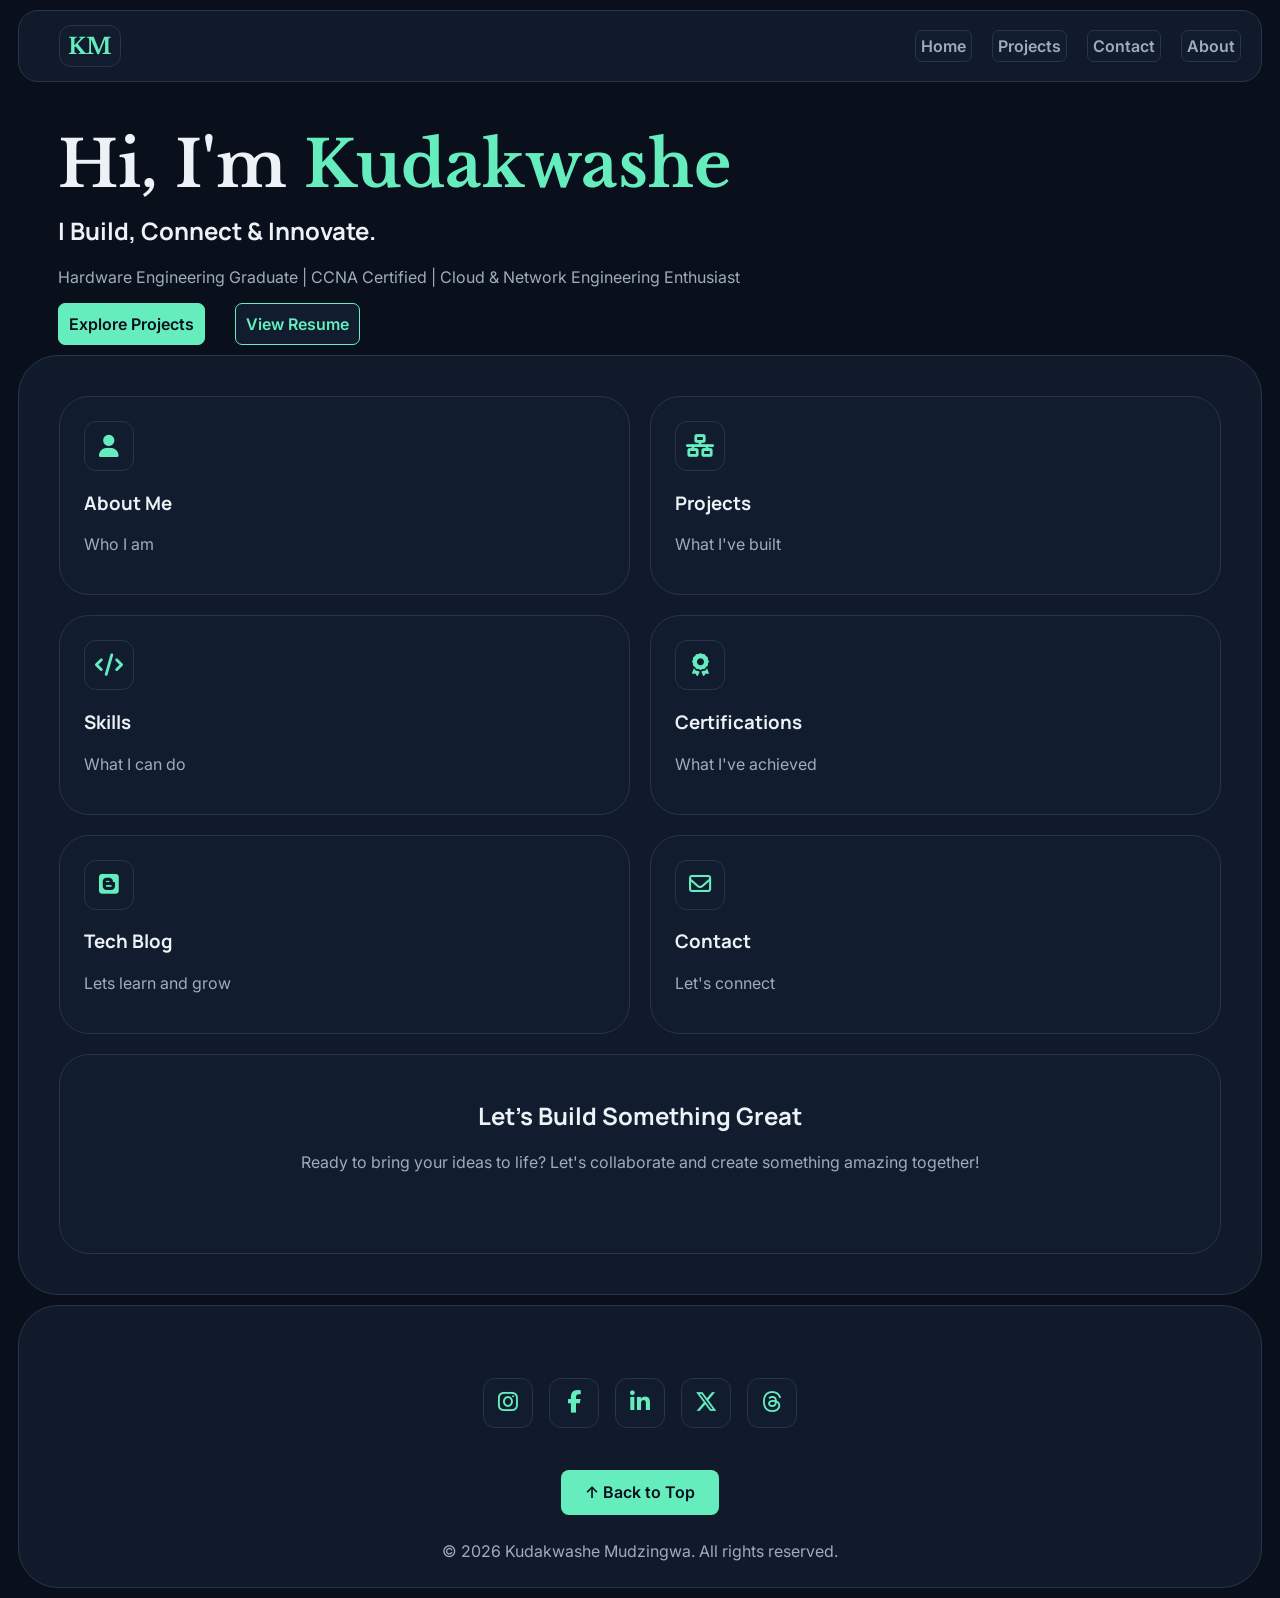
<file: index.html>
<!doctype html>
<html lang="en">
  <head>
    <meta charset="UTF-8" />
    <meta name="viewport" content="width=device-width, initial-scale=1.0" />
    <title>Home</title>
    <link rel="stylesheet" href="./css/home.css" />
    <link rel="preconnect" href="https://fonts.googleapis.com" />
    <link rel="preconnect" href="https://fonts.gstatic.com" crossorigin />
    <link
      href="https://fonts.googleapis.com/css2?family=Libre+Baskerville:wght@400;700&family=Manrope:wght@400;500;600;700&family=Inter:wght@400;500;600;700&family=JetBrains+Mono:wght@400;500&display=swap"
      rel="stylesheet"
    />
    <link
      href="https://fonts.googleapis.com/css2?family=DM+Sans:wght@400;500;600;700&family=Playfair+Display:wght@400;600;700;800&display=swap"
      rel="stylesheet"
    />

    <link
      rel="stylesheet"
      href="https://cdnjs.cloudflare.com/ajax/libs/font-awesome/6.7.2/css/all.min.css"
    />
  </head>
  <body id="top">
    <div class="navbar">
      <a href="./index.html" class="logo"><span>KM</span></a>
      <a href="./index.html"><button class="navbarbuttons">Home</button></a>
      <a href="./projects.html"
        ><button class="navbarbuttons">Projects</button></a
      >
      <a href="./contact.html"
        ><button class="navbarbuttons">Contact</button></a
      >
      <a href="./about.html"><button class="navbarbuttons">About</button></a>
    </div>

    <div class="hero">
      <h1 style="margin-bottom: 10px">Hi, I'm <span>Kudakwashe</span></h1>
      <h2 style="margin-top: 0px">I Build, Connect & Innovate.</h2>
      <p>
        Hardware Engineering Graduate | CCNA Certified | Cloud & Network
        Engineering Enthusiast
      </p>
      <div class="hero-btn">
      <a href="./projects.html"
        ><button class="herobuttons1">Explore Projects</button></a
      >
      <a href="./resume.html"
        ><button class="herobuttons2">View Resume</button></a
      >
      </div>
    </div>

    <div class="container">
      <a href="./about.html">
        <div class="card">
          <i class="fa-solid fa-user"></i>
          <h3>About Me</h3>
          <p>Who I am</p>
        </div>
      </a>
      <a href="./projects.html">
        <div class="card">
          <i class="fa-solid fa-network-wired"></i>
          <h3>Projects</h3>
          <p>What I've built</p>
        </div>
      </a>
      <a href="./skills.html">
        <div class="card">
          <i class="fa-solid fa-code"></i>
          <h3>Skills</h3>
          <p>What I can do</p>
        </div>
      </a>
      <a href="./certifications.html">
        <div class="card">
          <i class="fa-sharp-duotone fa-solid fa-award"></i>
          <h3>Certifications</h3>
          <p>What I've achieved</p>
        </div>
      </a>
      <a href="./techblog.html">
        <div class="card">
          <i class="fa-brands fa-blogger"></i>
          <h3>Tech Blog</h3>
          <p>Lets learn and grow</p>
        </div>
      </a>
      <a href="./contact.html">
        <div class="card">
          <i class="fa-regular fa-envelope"></i>
          <h3>Contact</h3>
          <p>Let's connect</p>
        </div>
      </a>
      <div class="bar">
        <h2>Let's Build Something Great</h2>
        <p>
          Ready to bring your ideas to life? Let's collaborate and create
          something amazing together!
        </p>
      </div>
    </div>

    <div class="footer">
      <div class="social-icons">
        <a
          href="https://www.instagram.com/kudarueben?vrfl=MXI4N2V2bHM4MDFlbA%3D%3D&utm_source=qr"
          ><i class="fa-brands fa-instagram"></i
        ></a>
        <a href="https://www.facebook.com/share/1BedM42ctN/?mibextid=wwXIfr"
          ><i class="fa-brands fa-facebook-f"></i
        ></a>
        <a href="https://www.linkedin.com/in/kudakwashe-mudzingwa-6a0ba8204"
          ><i class="fa-brands fa-linkedin-in"></i
        ></a>
        <a href="https://x.com/kudarueben?s=11"
          ><i class="fa-brands fa-x-twitter"></i
        ></a>
        <a href="https://www.threads.com/@kudarueben?igshid=NTc4MTIwNjQ2YQ=="
          ><i class="fa-brands fa-threads"></i
        ></a>
      </div>
      <a href="#top" class="back-to-top">↑ Back to Top</a>
      <p class="copyright">
        &copy; 2026 Kudakwashe Mudzingwa. All rights reserved.
      </p>
    </div>
  </body>
</html>
</file>
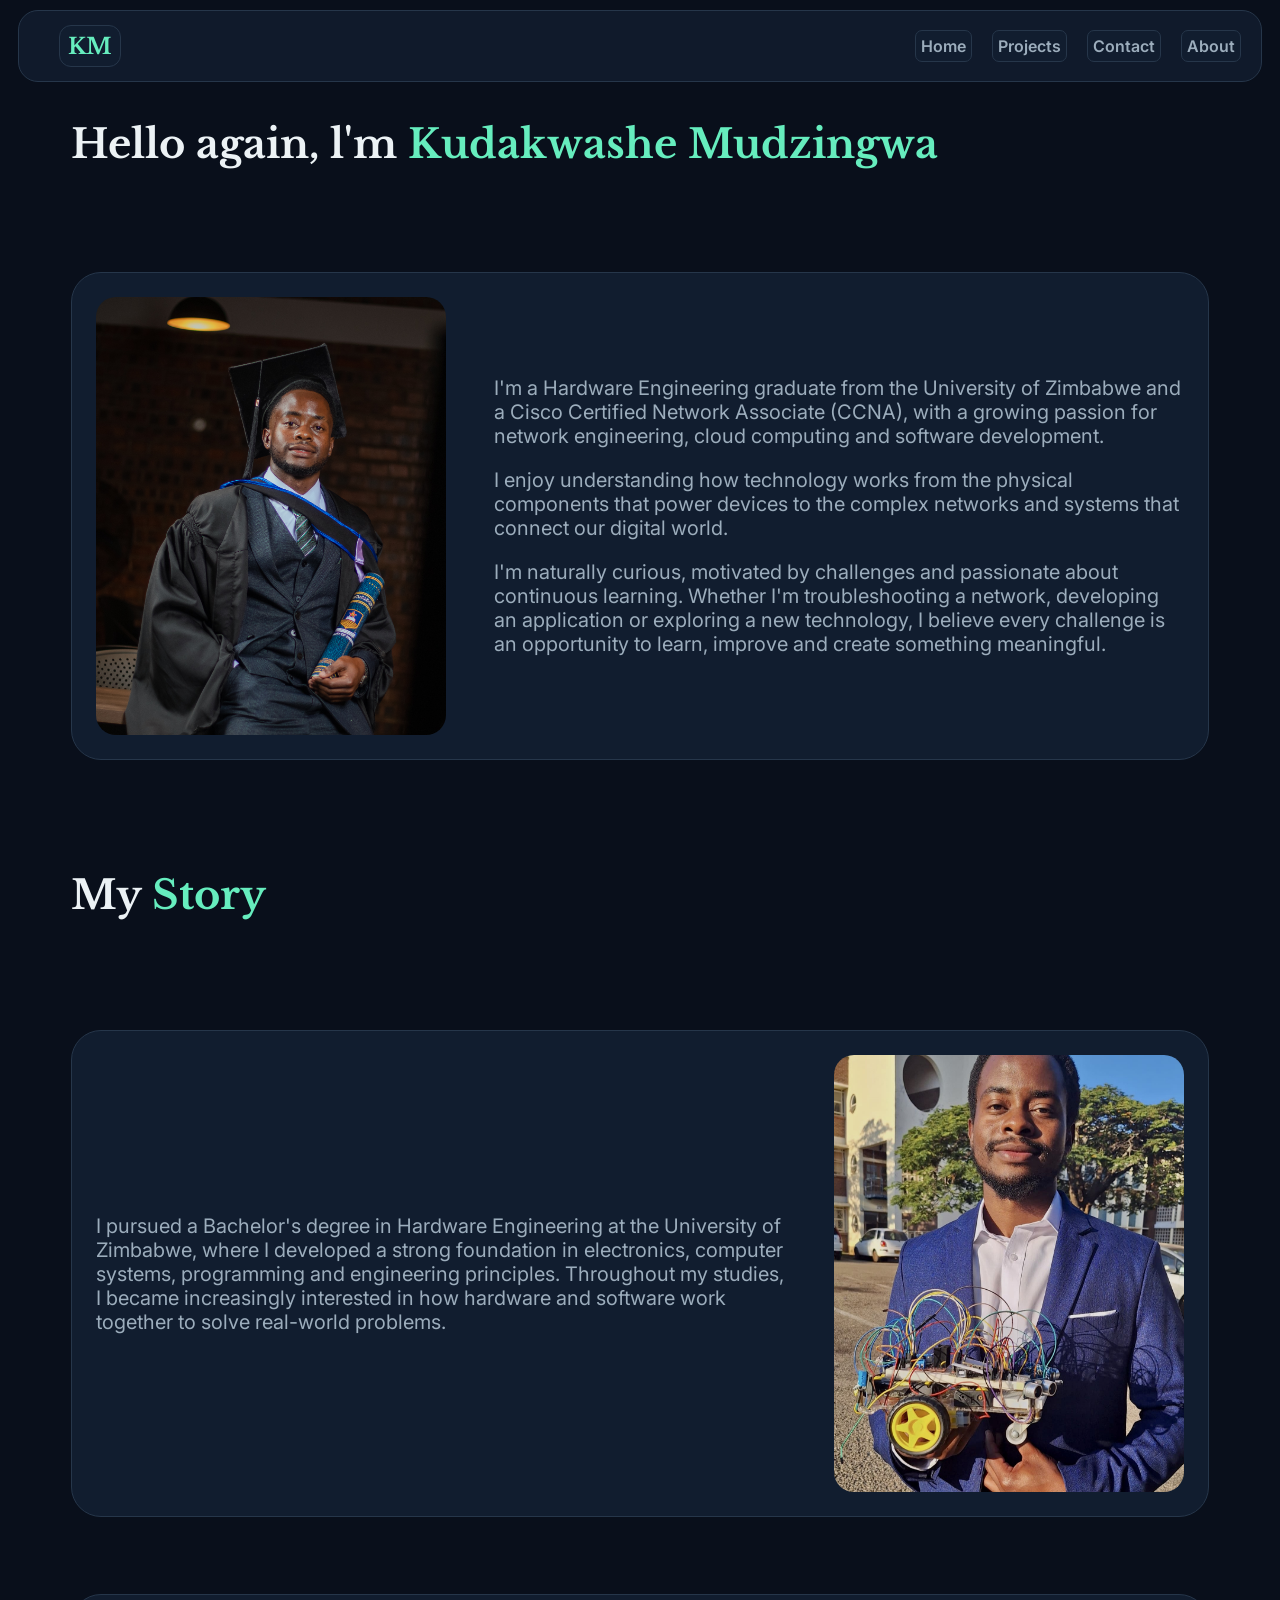
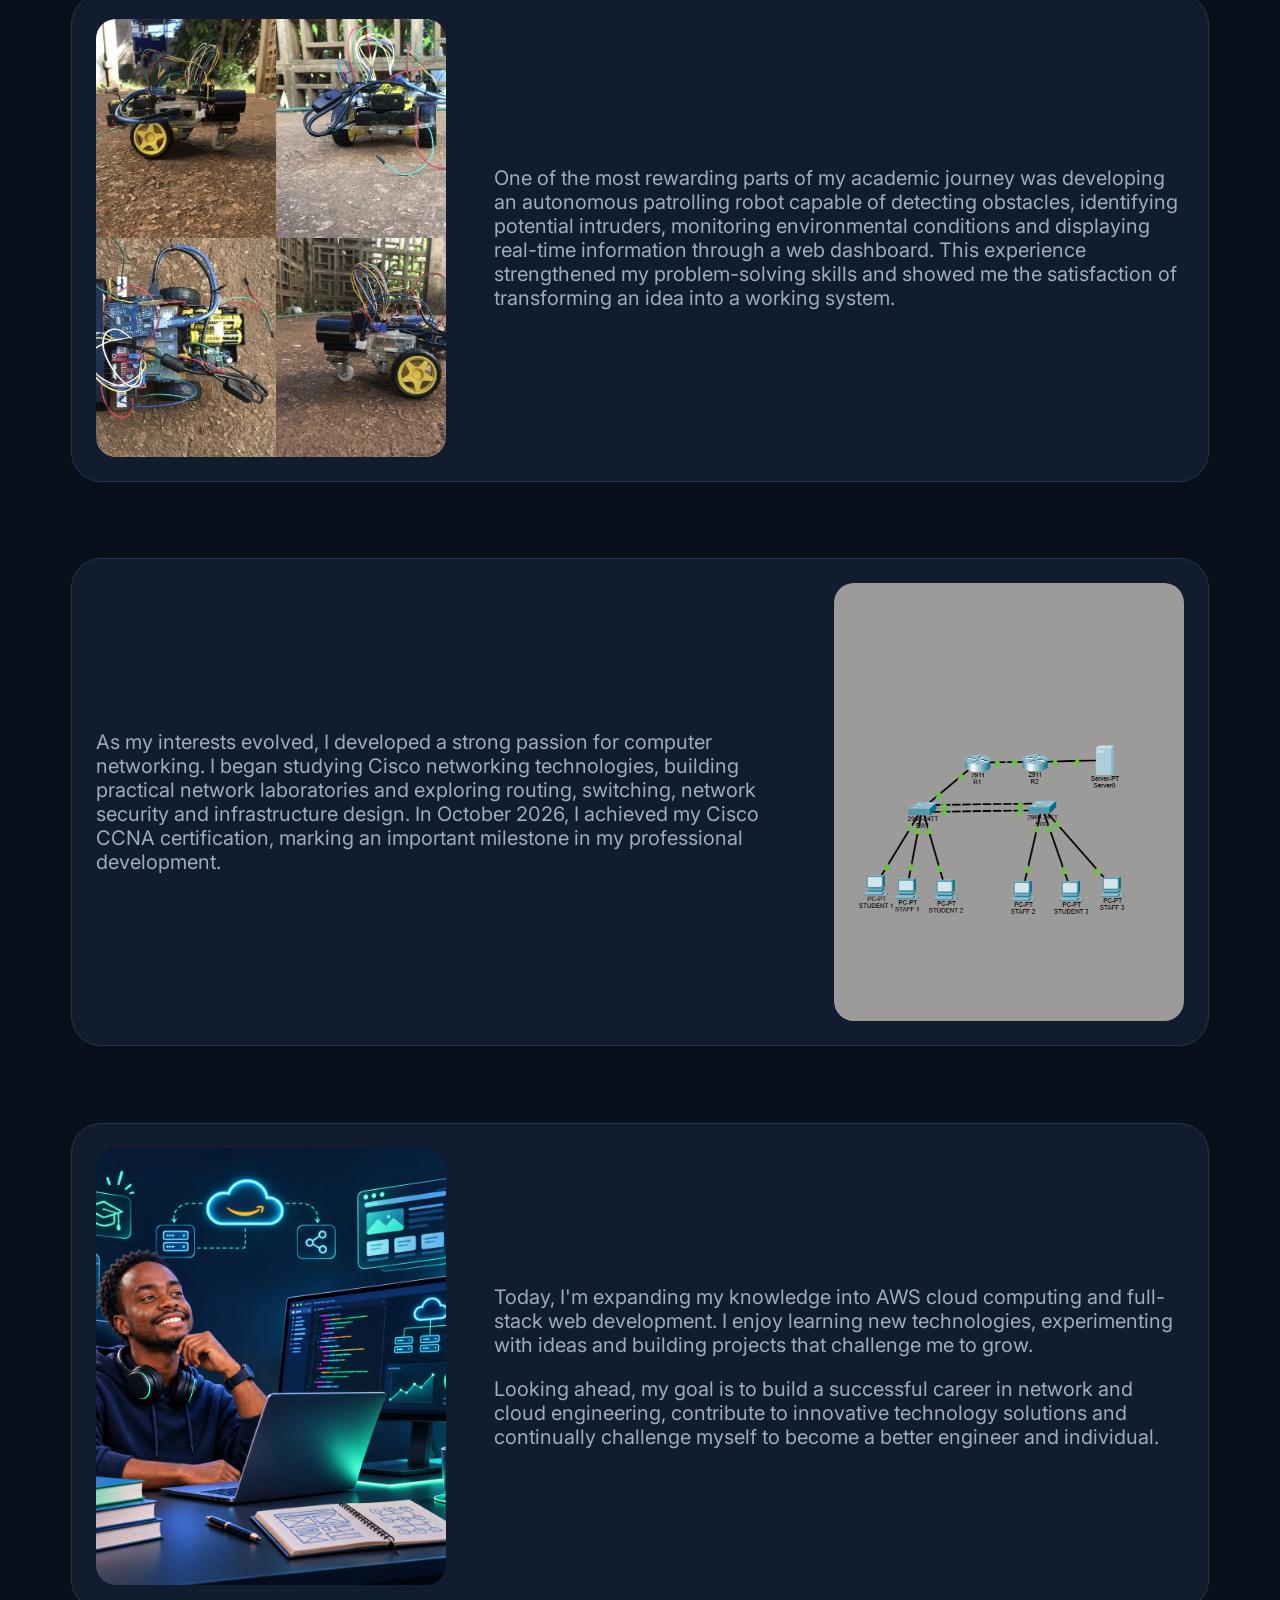
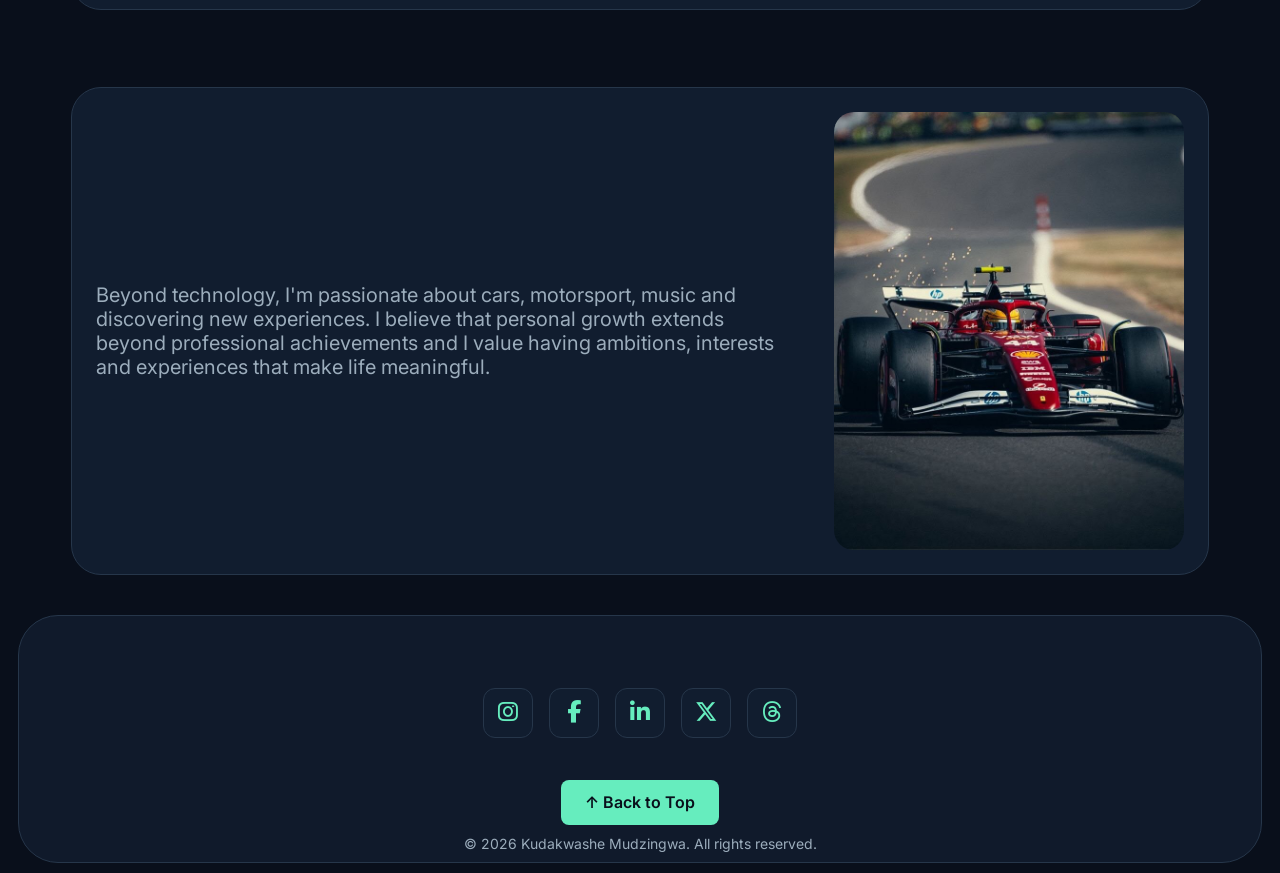
<file: about.html>
<!doctype html>
<html lang="en">
  <head>
    <meta charset="UTF-8" />
    <meta name="viewport" content="width=device-width, initial-scale=1.0" />
    <title>About Me</title>
    <link rel="stylesheet" href="./css/about.css" />
    <link rel="preconnect" href="https://fonts.googleapis.com" />
    <link rel="preconnect" href="https://fonts.gstatic.com" crossorigin />
    <link
      href="https://fonts.googleapis.com/css2?family=Libre+Baskerville:wght@400;700&family=Manrope:wght@400;500;600;700&family=Inter:wght@400;500;600;700&family=JetBrains+Mono:wght@400;500&display=swap"
      rel="stylesheet"
    />
    <link
      href="https://fonts.googleapis.com/css2?family=DM+Sans:wght@400;500;600;700&family=Playfair+Display:wght@400;600;700;800&display=swap"
      rel="stylesheet"
    />
    <link
      rel="stylesheet"
      href="https://cdnjs.cloudflare.com/ajax/libs/font-awesome/6.7.2/css/all.min.css"
    />
  </head>
  <body id="top">
    <div class="navbar">
      <a href="./index.html" class="logo"><span>KM</span></a>
      <a href="./index.html"><button class="navbarbuttons">Home</button></a>
      <a href="./projects.html"
        ><button class="navbarbuttons">Projects</button></a
      >
      <a href="./contact.html"
        ><button class="navbarbuttons">Contact</button></a
      >
      <a href="./about.html"><button class="navbarbuttons">About</button></a>
    </div>
    <div class="container">
      <h1>Hello again, l'm <span>Kudakwashe Mudzingwa</span></h1>
      <div class="introduction">
        <img
          class="introduction-pic"
          src="./assets/kudarueben.jpg.jpeg"
          alt="picture of Kudakwashe on his graduation"
        />
        <div class="story-text">
          <p>
            I'm a Hardware Engineering graduate from the University of Zimbabwe
            and a Cisco Certified Network Associate (CCNA), with a growing
            passion for network engineering, cloud computing and software
            development.
          </p>
          <p>
            I enjoy understanding how technology works from the physical
            components that power devices to the complex networks and systems
            that connect our digital world.
          </p>
          <p>
            I'm naturally curious, motivated by challenges and passionate about
            continuous learning. Whether I'm troubleshooting a network,
            developing an application or exploring a new technology, I believe
            every challenge is an opportunity to learn, improve and create
            something meaningful.
          </p>
        </div>
      </div>
      <h2>My <span>Story</span></h2>
      <div class="story">
        <div class="story-text">
          <p>
            I pursued a Bachelor's degree in Hardware Engineering at the
            University of Zimbabwe, where I developed a strong foundation in
            electronics, computer systems, programming and engineering
            principles. Throughout my studies, I became increasingly interested
            in how hardware and software work together to solve real-world
            problems.
          </p>
        </div>
        <img
          class="story-pic"
          src="./assets/hardwareproto.jpg"
          alt="kudarueben holding a hardware prototype"
        />
      </div>
      <div class="story">
        <img
          class="story-pic"
          src="./assets/raspberryproto.jpeg"
          alt="patrolling robot prototype"
        />
        <div class="story-text">
          <p>
            One of the most rewarding parts of my academic journey was
            developing an autonomous patrolling robot capable of detecting
            obstacles, identifying potential intruders, monitoring environmental
            conditions and displaying real-time information through a web
            dashboard. This experience strengthened my problem-solving skills
            and showed me the satisfaction of transforming an idea into a
            working system.
          </p>
        </div>
      </div>
      <div class="story">
        <div class="story-text">
          <p>
            As my interests evolved, I developed a strong passion for computer
            networking. I began studying Cisco networking technologies, building
            practical network laboratories and exploring routing, switching,
            network security and infrastructure design. In October 2026, I
            achieved my Cisco CCNA certification, marking an important milestone
            in my professional development.
          </p>
        </div>
        <img
          class="story-pic"
          src="./assets/lab1.png"
          alt="a packet tracer lab showing how dhcp assigns ip addresses"
        />
      </div>
      <div class="story">
        <img class="story-pic" src="./assets/kudaruebengoals.png" />
        <div class="story-text">
          <p>
            Today, I'm expanding my knowledge into AWS cloud computing and
            full-stack web development. I enjoy learning new technologies,
            experimenting with ideas and building projects that challenge me to
            grow.
          </p>
          <p>
            Looking ahead, my goal is to build a successful career in network
            and cloud engineering, contribute to innovative technology solutions
            and continually challenge myself to become a better engineer and
            individual.
          </p>
        </div>
      </div>
      <div class="story">
        <div class="story-text">
          <p>
            Beyond technology, I'm passionate about cars, motorsport, music and
            discovering new experiences. I believe that personal growth extends
            beyond professional achievements and I value having ambitions,
            interests and experiences that make life meaningful.
          </p>
        </div>
        <img class="story-pic" src="./assets/ferrari.jpeg" />
      </div>
    </div>
    <div class="footer">
      <div class="social-icons">
        <a
          href="https://www.instagram.com/kudarueben?vrfl=MXI4N2V2bHM4MDFlbA%3D%3D&utm_source=qr"
          ><i class="fa-brands fa-instagram"></i
        ></a>
        <a href="https://www.facebook.com/share/1BedM42ctN/?mibextid=wwXIfr"
          ><i class="fa-brands fa-facebook-f"></i
        ></a>
        <a href="https://www.linkedin.com/in/kudakwashe-mudzingwa-6a0ba8204"
          ><i class="fa-brands fa-linkedin-in"></i
        ></a>
        <a href="https://x.com/kudarueben?s=11"
          ><i class="fa-brands fa-x-twitter"></i
        ></a>
        <a href="https://www.threads.com/@kudarueben?igshid=NTc4MTIwNjQ2YQ=="
          ><i class="fa-brands fa-threads"></i
        ></a>
      </div>
      <a href="#top" class="back-to-top">↑ Back to Top</a>
      <p class="copyright">
        &copy; 2026 Kudakwashe Mudzingwa. All rights reserved.
      </p>
    </div>
  </body>
</html>
</file>
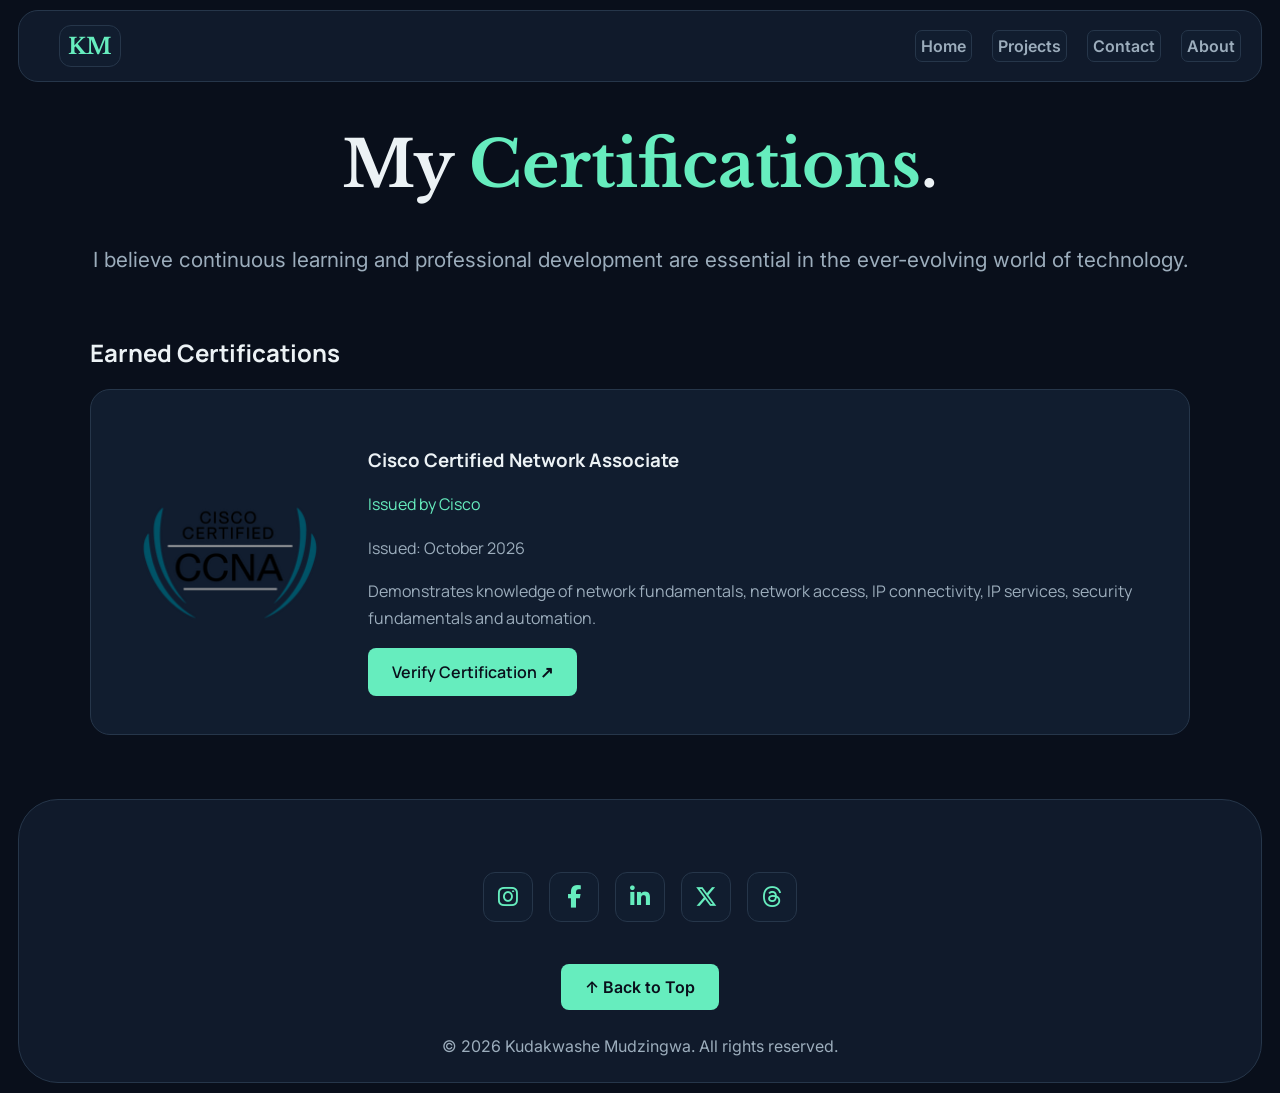
<file: certifications.html>
<!doctype html>
<html lang="en">
  <head>
    <meta charset="UTF-8" />
    <meta name="viewport" content="width=device-width, initial-scale=1.0" />
    <title>Certification</title>
    <link rel="stylesheet" href="./css/certifications.css" />
    <link rel="preconnect" href="https://fonts.googleapis.com" />
    <link rel="preconnect" href="https://fonts.gstatic.com" crossorigin />
    <link
      href="https://fonts.googleapis.com/css2?family=Libre+Baskerville:wght@400;700&family=Manrope:wght@400;500;600;700&family=Inter:wght@400;500;600;700&family=JetBrains+Mono:wght@400;500&display=swap"
      rel="stylesheet"
    />
    <link
      href="https://fonts.googleapis.com/css2?family=DM+Sans:wght@400;500;600;700&family=Playfair+Display:wght@400;600;700;800&display=swap"
      rel="stylesheet"
    />

    <link
      rel="stylesheet"
      href="https://cdnjs.cloudflare.com/ajax/libs/font-awesome/6.7.2/css/all.min.css"
    />
  </head>
  <body>
    <div class="navbar">
      <a href="./index.html" class="logo"><span>KM</span></a>
      <a href="./index.html"><button class="navbarbuttons">Home</button></a>
      <a href="./projects.html"
        ><button class="navbarbuttons">Projects</button></a
      >
      <a href="./contact.html"
        ><button class="navbarbuttons">Contact</button></a
      >
      <a href="./about.html"><button class="navbarbuttons">About</button></a>
    </div>

    <div class="intro">
      <h1>My <span>Certifications</span>.</h1>
      <p>
        I believe continuous learning and professional development are essential
        in the ever-evolving world of technology.
      </p>
    </div>
    <section class="certifications">
      <h2>Earned Certifications</h2>

      <article class="cert-card">
        <img
          src="./assets/ccna.png"
          alt="Cisco CCNA certification badge"
          class="cert-image"
        />

        <div class="cert-details">
          <h3>Cisco Certified Network Associate</h3>

          <p class="issuer">Issued by Cisco</p>

          <p>Issued: October 2026</p>

          <p>
            Demonstrates knowledge of network fundamentals, network access, IP
            connectivity, IP services, security fundamentals and automation.
          </p>

          <!-- Add your actual Credly badge URL here -->
          <a
            class="verify-btn"
            href="https://www.credly.com/badges/7543d8e6-54d5-4186-98aa-c7da4a40591d/public_url"
            target="_blank"
            rel="noopener noreferrer"
          >
            Verify Certification ↗
          </a>
        </div>
      </article>
    </section>

    <div class="footer">
      <div class="social-icons">
        <a
          href="https://www.instagram.com/kudarueben?vrfl=MXI4N2V2bHM4MDFlbA%3D%3D&utm_source=qr"
          ><i class="fa-brands fa-instagram"></i
        ></a>
        <a href="https://www.facebook.com/share/1BedM42ctN/?mibextid=wwXIfr"
          ><i class="fa-brands fa-facebook-f"></i
        ></a>
        <a href="https://www.linkedin.com/in/kudakwashe-mudzingwa-6a0ba8204"
          ><i class="fa-brands fa-linkedin-in"></i
        ></a>
        <a href="https://x.com/kudarueben?s=11"
          ><i class="fa-brands fa-x-twitter"></i
        ></a>
        <a href="https://www.threads.com/@kudarueben?igshid=NTc4MTIwNjQ2YQ=="
          ><i class="fa-brands fa-threads"></i
        ></a>
      </div>
      <a href="#top" class="back-to-top">↑ Back to Top</a>
      <p class="copyright">
        &copy; 2026 Kudakwashe Mudzingwa. All rights reserved.
      </p>
    </div>
  </body>
</html>
</file>
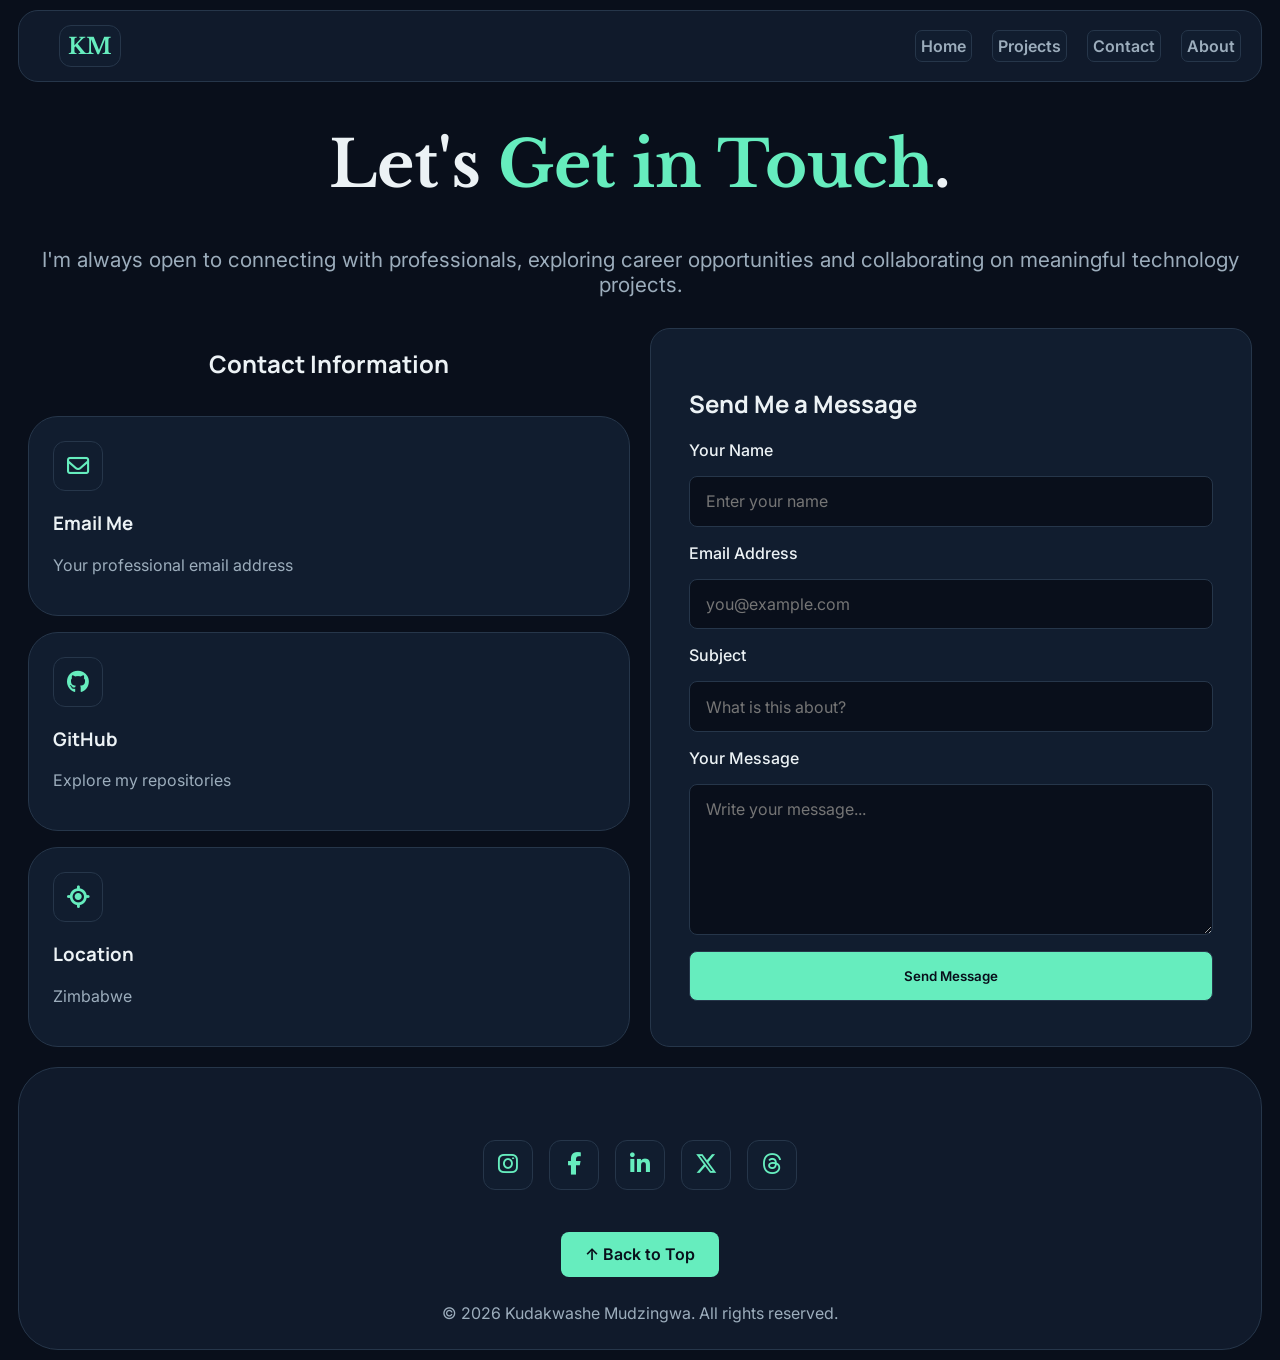
<file: contact.html>
<!doctype html>
<html lang="en">
  <head>
    <meta charset="UTF-8" />
    <meta name="viewport" content="width=device-width, initial-scale=1.0" />
    <title>Contact Me</title>
    <link rel="stylesheet" href="./css/contact.css" />
    <link rel="preconnect" href="https://fonts.googleapis.com" />
    <link rel="preconnect" href="https://fonts.gstatic.com" crossorigin />
    <link
      href="https://fonts.googleapis.com/css2?family=Libre+Baskerville:wght@400;700&family=Manrope:wght@400;500;600;700&family=Inter:wght@400;500;600;700&family=JetBrains+Mono:wght@400;500&display=swap"
      rel="stylesheet"
    />
    <link
      href="https://fonts.googleapis.com/css2?family=DM+Sans:wght@400;500;600;700&family=Playfair+Display:wght@400;600;700;800&display=swap"
      rel="stylesheet"
    />

    <link
      rel="stylesheet"
      href="https://cdnjs.cloudflare.com/ajax/libs/font-awesome/6.7.2/css/all.min.css"
    />
  </head>
  <body>
    <div class="navbar">
      <a href="./index.html" class="logo"><span>KM</span></a>
      <a href="./index.html"><button class="navbarbuttons">Home</button></a>
      <a href="./projects.html"
        ><button class="navbarbuttons">Projects</button></a
      >
      <a href="./contact.html"
        ><button class="navbarbuttons">Contact</button></a
      >
      <a href="./about.html"><button class="navbarbuttons">About</button></a>
    </div>

    <div class="intro">
      <h1>Let's <span>Get in Touch</span>.</h1>
      <p>
        I'm always open to connecting with professionals, exploring career
        opportunities and collaborating on meaningful technology projects.
      </p>
    </div>
    <div class="container">
      <section class="contact-info">
        <h2 style="text-align: center">Contact Information</h2>

        <a href="https://mail.google.com/mail/?view=cm&fs=1&to=kudakwashemudzingwar%40gmail.com">
          <div class="card">
            <i class="fa-regular fa-envelope"></i>
            <h3>Email Me</h3>
            <p>Your professional email address</p>
          </div>
        </a>

        <a href="https://github.com/kudarueben">
          <div class="card">
            <i class="fa-brands fa-github"></i>
            <h3>GitHub</h3>
            <p>Explore my repositories</p>
          </div>
        </a>
        <a href="./projects.html">
          <div class="card">
            <i class="fa-solid fa-location-crosshairs"></i>
            <h3>Location</h3>
            <p>Zimbabwe</p>
          </div>
        </a>
      </section>

      <section class="contact-form">
        <h2>Send Me a Message</h2>

        <form id="contactForm">
          <label for="name">Your Name</label>
          <input
            type="text"
            id="name"
            name="name"
            placeholder="Enter your name"
            autocomplete="name"
            required
          />

          <label for="email">Email Address</label>
          <input
            type="email"
            id="email"
            name="email"
            placeholder="you@example.com"
            autocomplete="email"
            required
          />

          <label for="subject">Subject</label>
          <input
            type="text"
            id="subject"
            name="subject"
            placeholder="What is this about?"
            required
          />

          <label for="message">Your Message</label>
          <textarea
            id="message"
            name="message"
            rows="6"
            placeholder="Write your message..."
            required
          ></textarea>

          <button type="submit" disabled>Send Message</button>
        </form>
      </section>
    </div>
    <div class="footer">
      <div class="social-icons">
        <a
          href="https://www.instagram.com/kudarueben?vrfl=MXI4N2V2bHM4MDFlbA%3D%3D&utm_source=qr"
          ><i class="fa-brands fa-instagram"></i
        ></a>
        <a href="https://www.facebook.com/share/1BedM42ctN/?mibextid=wwXIfr"
          ><i class="fa-brands fa-facebook-f"></i
        ></a>
        <a href="https://www.linkedin.com/in/kudakwashe-mudzingwa-6a0ba8204"
          ><i class="fa-brands fa-linkedin-in"></i
        ></a>
        <a href="https://x.com/kudarueben?s=11"
          ><i class="fa-brands fa-x-twitter"></i
        ></a>
        <a href="https://www.threads.com/@kudarueben?igshid=NTc4MTIwNjQ2YQ=="
          ><i class="fa-brands fa-threads"></i
        ></a>
      </div>
      <a href="#top" class="back-to-top">↑ Back to Top</a>
      <p class="copyright">
        &copy; 2026 Kudakwashe Mudzingwa. All rights reserved.
      </p>
    </div>
  </body>
</html>
</file>
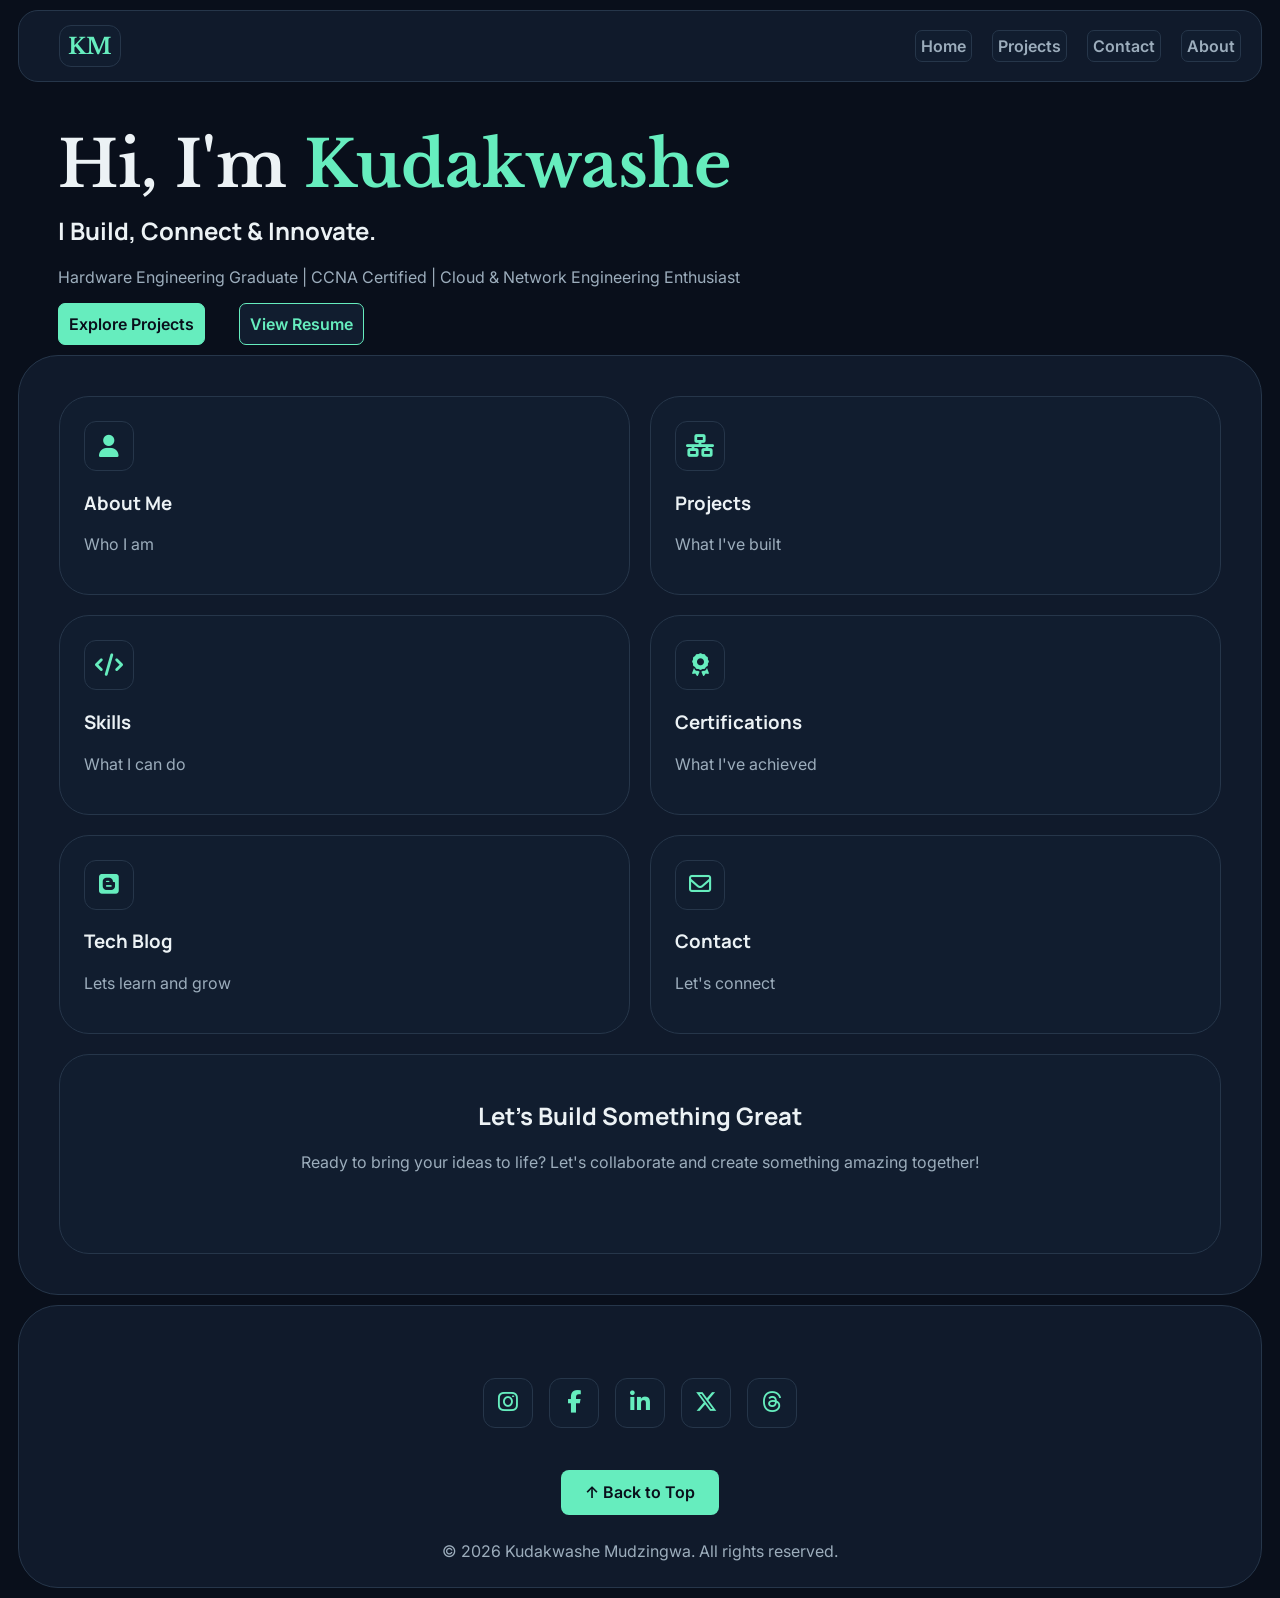
<file: home.html>
<!doctype html>
<html lang="en">
  <head>
    <meta charset="UTF-8" />
    <meta name="viewport" content="width=device-width, initial-scale=1.0" />
    <title>Home</title>
    <link rel="stylesheet" href="./css/home.css" />
    <link rel="preconnect" href="https://fonts.googleapis.com" />
    <link rel="preconnect" href="https://fonts.gstatic.com" crossorigin />
    <link
      href="https://fonts.googleapis.com/css2?family=Libre+Baskerville:wght@400;700&family=Manrope:wght@400;500;600;700&family=Inter:wght@400;500;600;700&family=JetBrains+Mono:wght@400;500&display=swap"
      rel="stylesheet"
    />
    <link
      href="https://fonts.googleapis.com/css2?family=DM+Sans:wght@400;500;600;700&family=Playfair+Display:wght@400;600;700;800&display=swap"
      rel="stylesheet"
    />

    <link
      rel="stylesheet"
      href="https://cdnjs.cloudflare.com/ajax/libs/font-awesome/6.7.2/css/all.min.css"
    />
  </head>
  <body id="top">
    <div class="navbar">
      <a href="./home.html" class="logo"><span>KM</span></a>
      <a href="./home.html"><button class="navbarbuttons">Home</button></a>
      <a href="./projects.html"
        ><button class="navbarbuttons">Projects</button></a
      >
      <a href="./contact.html"
        ><button class="navbarbuttons">Contact</button></a
      >
      <a href="./about.html"><button class="navbarbuttons">About</button></a>
    </div>

    <div class="hero">
      <h1 style="margin-bottom: 10px">Hi, I'm <span>Kudakwashe</span></h1>
      <h2 style="margin-top: 0px">I Build, Connect & Innovate.</h2>
      <p>
        Hardware Engineering Graduate | CCNA Certified | Cloud & Network
        Engineering Enthusiast
      </p>
      <a href="./projects.html"
        ><button class="herobuttons1">Explore Projects</button></a
      >
      <a href="./resume.html"
        ><button class="herobuttons2">View Resume</button></a
      >
    </div>

    <div class="container">
      <a href="./about.html">
        <div class="card">
          <i class="fa-solid fa-user"></i>
          <h3>About Me</h3>
          <p>Who I am</p>
        </div>
      </a>
      <a href="./projects.html">
        <div class="card">
          <i class="fa-solid fa-network-wired"></i>
          <h3>Projects</h3>
          <p>What I've built</p>
        </div>
      </a>
      <a href="./skills.html">
        <div class="card">
          <i class="fa-solid fa-code"></i>
          <h3>Skills</h3>
          <p>What I can do</p>
        </div>
      </a>
      <a href="./certifications.html">
        <div class="card">
          <i class="fa-sharp-duotone fa-solid fa-award"></i>
          <h3>Certifications</h3>
          <p>What I've achieved</p>
        </div>
      </a>
      <a href="./techblog.html">
        <div class="card">
          <i class="fa-brands fa-blogger"></i>
          <h3>Tech Blog</h3>
          <p>Lets learn and grow</p>
        </div>
      </a>
      <a href="./contact.html">
        <div class="card">
          <i class="fa-regular fa-envelope"></i>
          <h3>Contact</h3>
          <p>Let's connect</p>
        </div>
      </a>
      <div class="bar">
        <h2>Let's Build Something Great</h2>
        <p>
          Ready to bring your ideas to life? Let's collaborate and create
          something amazing together!
        </p>
      </div>
    </div>

    <div class="footer">
      <div class="social-icons">
        <a
          href="https://www.instagram.com/kudarueben?vrfl=MXI4N2V2bHM4MDFlbA%3D%3D&utm_source=qr"
          ><i class="fa-brands fa-instagram"></i
        ></a>
        <a href="https://www.facebook.com/share/1BedM42ctN/?mibextid=wwXIfr"
          ><i class="fa-brands fa-facebook-f"></i
        ></a>
        <a href="https://www.linkedin.com/in/kudakwashe-mudzingwa-6a0ba8204"
          ><i class="fa-brands fa-linkedin-in"></i
        ></a>
        <a href="https://x.com/kudarueben?s=11"
          ><i class="fa-brands fa-x-twitter"></i
        ></a>
        <a href="https://www.threads.com/@kudarueben?igshid=NTc4MTIwNjQ2YQ=="
          ><i class="fa-brands fa-threads"></i
        ></a>
      </div>
      <a href="#top" class="back-to-top">↑ Back to Top</a>
      <p class="copyright">
        &copy; 2026 Kudakwashe Mudzingwa. All rights reserved.
      </p>
    </div>
  </body>
</html>
</file>
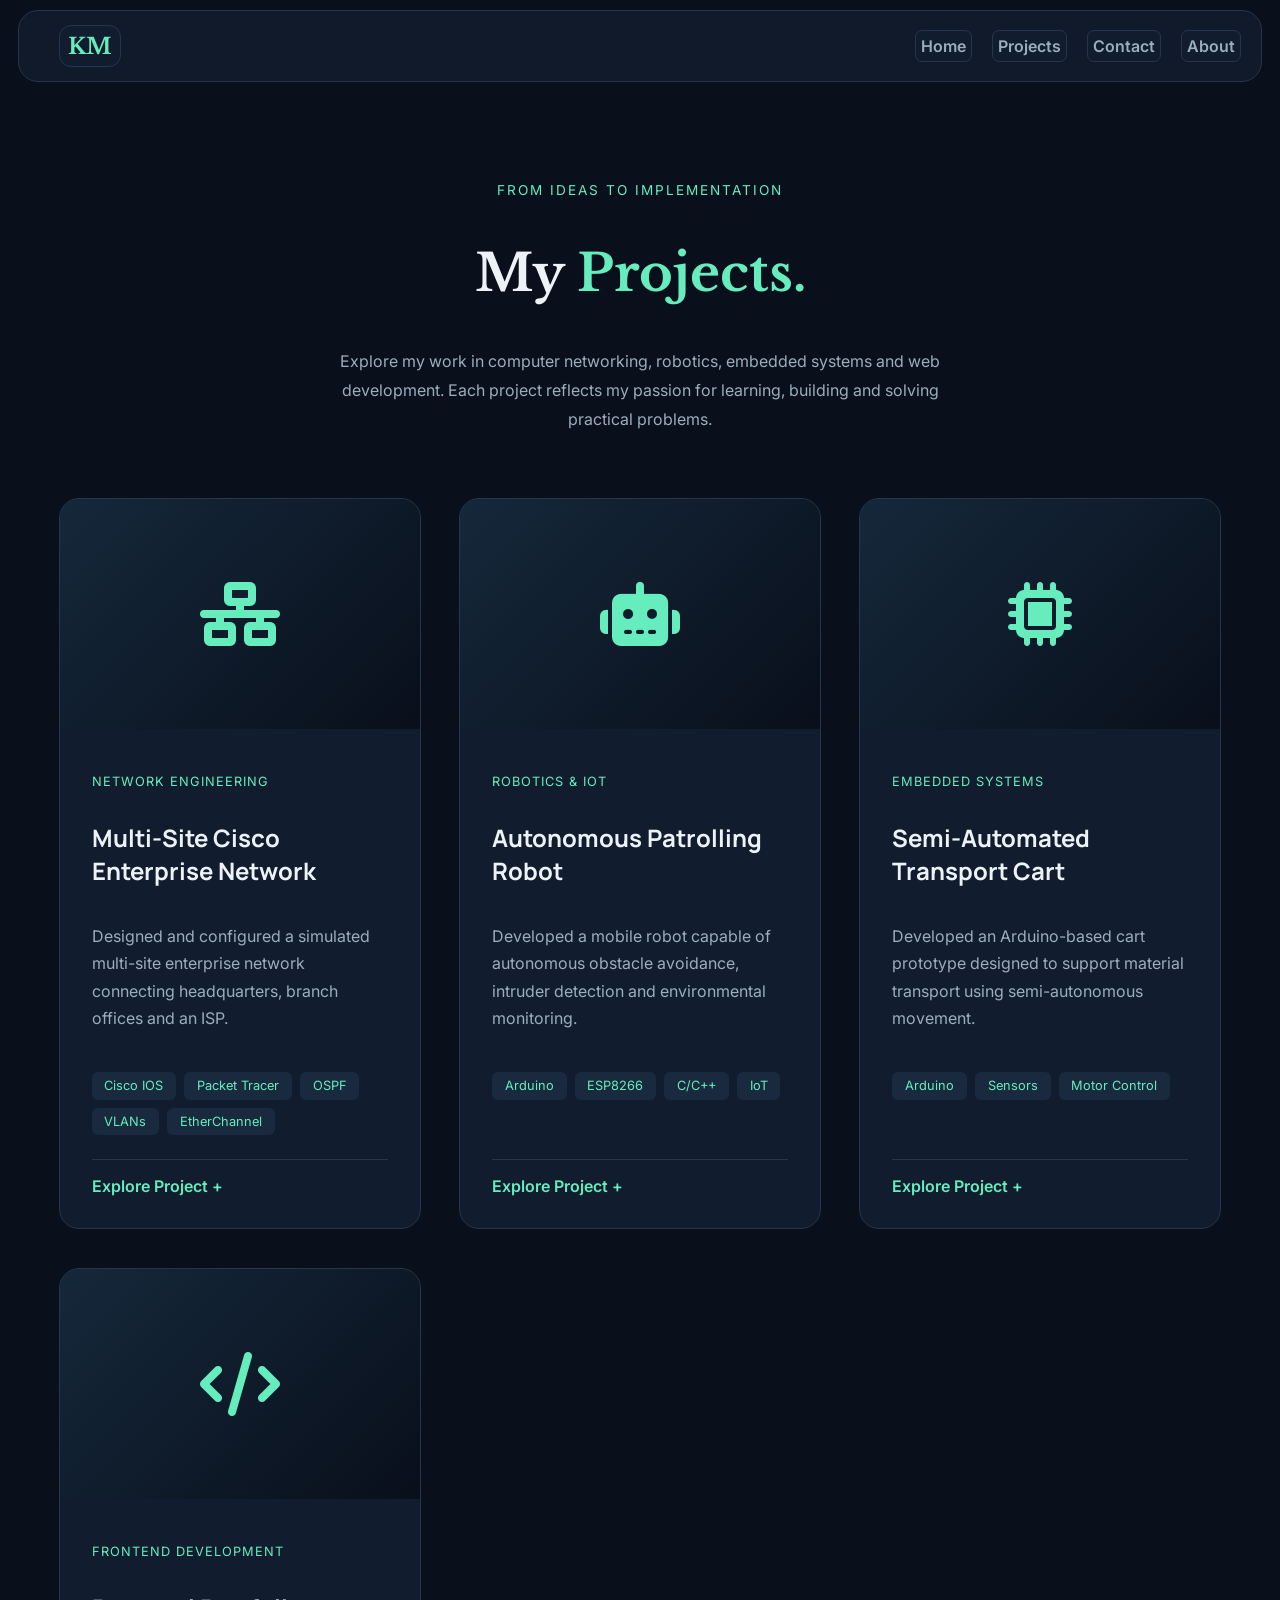
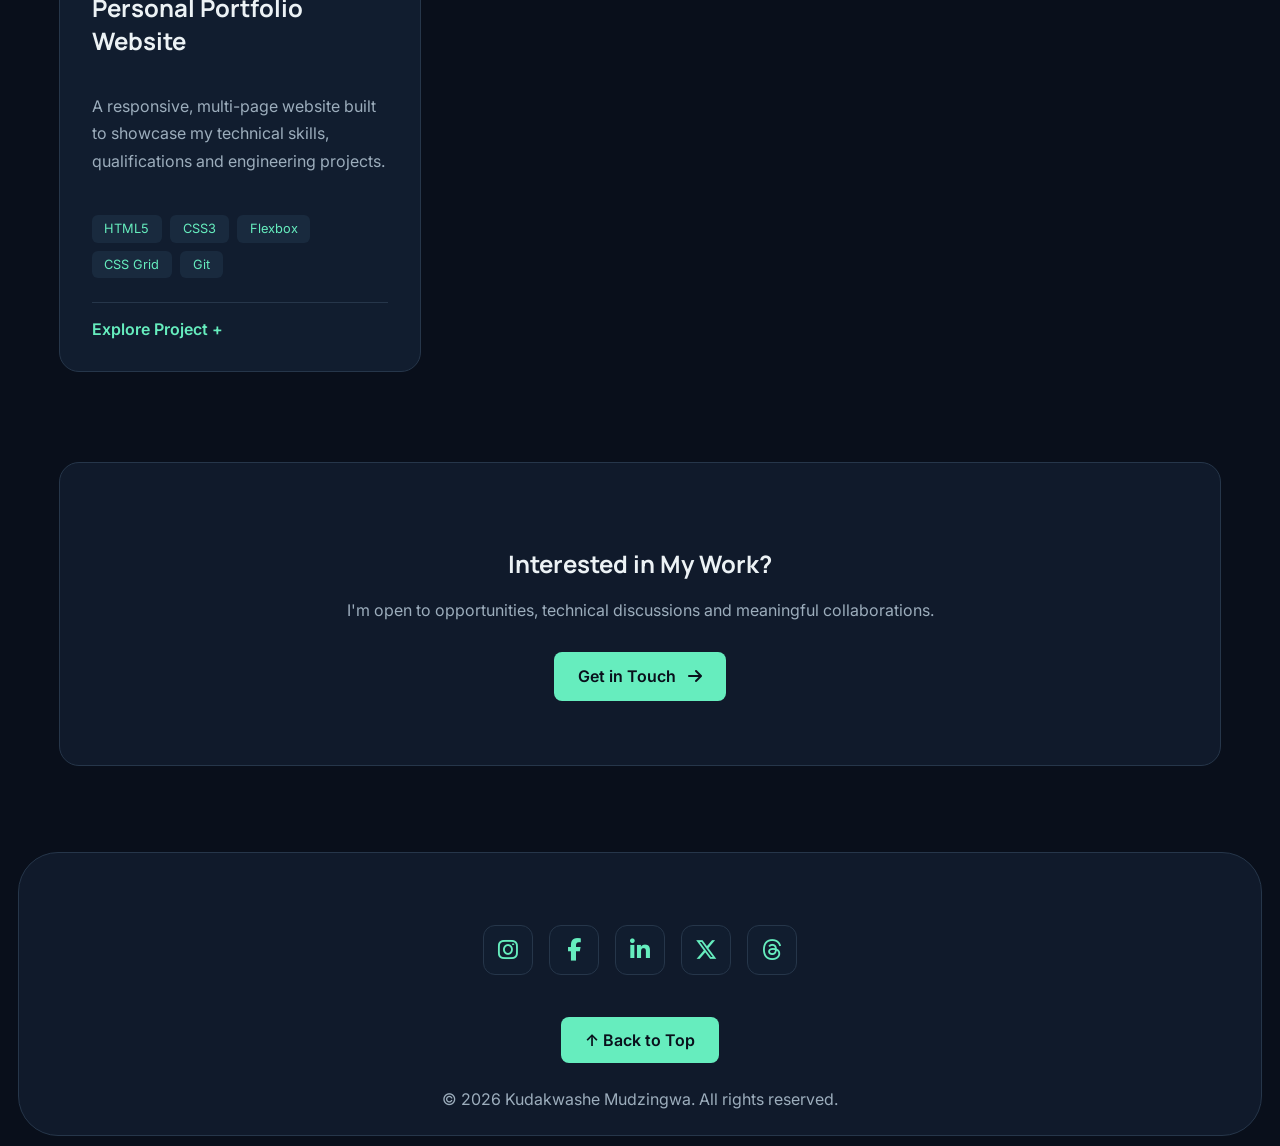
<file: projects.html>
<!doctype html>
<html lang="en">
  <head>
    <meta charset="UTF-8" />
    <meta name="viewport" content="width=device-width, initial-scale=1.0" />
    <title>Projects</title>
    <link rel="stylesheet" href="./css/projects.css" />
    <link rel="preconnect" href="https://fonts.googleapis.com" />
    <link rel="preconnect" href="https://fonts.gstatic.com" crossorigin />
    <link
      href="https://fonts.googleapis.com/css2?family=Libre+Baskerville:wght@400;700&family=Manrope:wght@400;500;600;700&family=Inter:wght@400;500;600;700&family=JetBrains+Mono:wght@400;500&display=swap"
      rel="stylesheet"
    />
    <link
      href="https://fonts.googleapis.com/css2?family=DM+Sans:wght@400;500;600;700&family=Playfair+Display:wght@400;600;700;800&display=swap"
      rel="stylesheet"
    />

    <link
      rel="stylesheet"
      href="https://cdnjs.cloudflare.com/ajax/libs/font-awesome/6.7.2/css/all.min.css"
    />
  </head>
  <body>
    <div class="navbar">
      <a href="./index.html" class="logo"><span>KM</span></a>
      <a href="./index.html"><button class="navbarbuttons">Home</button></a>
      <a href="./projects.html"
        ><button class="navbarbuttons">Projects</button></a
      >
      <a href="./contact.html"
        ><button class="navbarbuttons">Contact</button></a
      >
      <a href="./about.html"><button class="navbarbuttons">About</button></a>
    </div>

    <main class="projects-page">
      <section class="projects-hero">
        <p class="eyebrow">FROM IDEAS TO IMPLEMENTATION</p>

        <h1>My <span>Projects.</span></h1>

        <p class="projects-intro">
          Explore my work in computer networking, robotics, embedded systems and
          web development. Each project reflects my passion for learning,
          building and solving practical problems.
        </p>
      </section>

      <section class="projects-grid" aria-label="My projects">
        <!-- PROJECT 1: CISCO NETWORK -->
        <article class="project-card">
          <div class="project-visual">
            <i class="fa-solid fa-network-wired" aria-hidden="true"></i>
          </div>

          <div class="project-body">
            <p class="project-category">Network Engineering</p>

            <h2>Multi-Site Cisco Enterprise Network</h2>

            <p>
              Designed and configured a simulated multi-site enterprise network
              connecting headquarters, branch offices and an ISP.
            </p>

            <div class="project-tags">
              <span>Cisco IOS</span>
              <span>Packet Tracer</span>
              <span>OSPF</span>
              <span>VLANs</span>
              <span>EtherChannel</span>
            </div>

            <details class="project-details">
              <summary>Explore Project</summary>

              <div class="details-content">
                <h3>Project Overview</h3>
                <p>
                  Built a simulated enterprise network connecting offices in
                  Harare, Bulawayo and Mutare.
                </p>

                <h3>Implementation</h3>
                <p>
                  Configured VLAN segmentation, inter-VLAN routing, OSPF,
                  EtherChannel, DHCP and ACLs. Tested connectivity and
                  troubleshot routing and switching issues.
                </p>

                <h3>Tools</h3>
                <p>Cisco Packet Tracer and Cisco IOS CLI.</p>
              </div>
            </details>
          </div>
        </article>

        <!-- PROJECT 2: AUTONOMOUS ROBOT -->
        <article class="project-card">
          <div class="project-visual">
            <i class="fa-solid fa-robot" aria-hidden="true"></i>
          </div>

          <div class="project-body">
            <p class="project-category">Robotics & IoT</p>

            <h2>Autonomous Patrolling Robot</h2>

            <p>
              Developed a mobile robot capable of autonomous obstacle avoidance,
              intruder detection and environmental monitoring.
            </p>

            <div class="project-tags">
              <span>Arduino</span>
              <span>ESP8266</span>
              <span>C/C++</span>
              <span>IoT</span>
            </div>

            <details class="project-details">
              <summary>Explore Project</summary>

              <div class="details-content">
                <h3>Project Overview</h3>
                <p>
                  Developed an autonomous patrolling prototype integrating
                  navigation, security monitoring and environmental sensing.
                </p>

                <h3>Implementation</h3>
                <p>
                  Used an Arduino Uno, ESP8266, ultrasonic and IR sensors, PIR
                  motion detection, MQ-2 gas sensing and DHT22
                  temperature/humidity sensing.
                </p>

                <h3>Outcome</h3>
                <p>
                  Created a functioning prototype with obstacle-aware navigation
                  and a real-time Wi-Fi monitoring dashboard.
                </p>
              </div>
            </details>
          </div>
        </article>

        <!-- PROJECT 3: TRANSPORT CART -->
        <article class="project-card">
          <div class="project-visual">
            <i class="fa-solid fa-microchip" aria-hidden="true"></i>
          </div>

          <div class="project-body">
            <p class="project-category">Embedded Systems</p>

            <h2>Semi-Automated Transport Cart</h2>

            <p>
              Developed an Arduino-based cart prototype designed to support
              material transport using semi-autonomous movement.
            </p>

            <div class="project-tags">
              <span>Arduino</span>
              <span>Sensors</span>
              <span>Motor Control</span>
            </div>

            <details class="project-details">
              <summary>Explore Project</summary>

              <div class="details-content">
                <h3>Project Overview</h3>
                <p>
                  Explored the application of embedded systems to assist with
                  moving materials in a school environment.
                </p>

                <h3>Features</h3>
                <p>
                  Obstacle sensing, path-following behaviour and joystick-based
                  manual override.
                </p>
              </div>
            </details>
          </div>
        </article>

        <!-- PROJECT 4: PERSONAL WEBSITE -->
        <article class="project-card">
          <div class="project-visual">
            <i class="fa-solid fa-code" aria-hidden="true"></i>
          </div>

          <div class="project-body">
            <p class="project-category">Frontend Development</p>

            <h2>Personal Portfolio Website</h2>

            <p>
              A responsive, multi-page website built to showcase my technical
              skills, qualifications and engineering projects.
            </p>

            <div class="project-tags">
              <span>HTML5</span>
              <span>CSS3</span>
              <span>Flexbox</span>
              <span>CSS Grid</span>
              <span>Git</span>
            </div>

            <details class="project-details">
              <summary>Explore Project</summary>

              <div class="details-content">
                <h3>Project Overview</h3>
                <p>
                  Building a professional portfolio using semantic HTML, modern
                  CSS layouts and responsive design.
                </p>

                <h3>Features</h3>
                <p>
                  Multi-page navigation, interactive cards, responsive layouts,
                  project showcases and contact information.
                </p>

                <h3>Status</h3>
                <p>
                  In active development, with future backend integration
                  planned.
                </p>
              </div>
            </details>
          </div>
        </article>
      </section>

      <section class="projects-cta">
        <h2>Interested in My Work?</h2>
        <p>
          I'm open to opportunities, technical discussions and meaningful
          collaborations.
        </p>

        <a href="./contact.html" class="contact-btn">
          Get in Touch
          <i class="fa-solid fa-arrow-right" aria-hidden="true"></i>
        </a>
      </section>
    </main>

    <div class="footer">
      <div class="social-icons">
        <a
          href="https://www.instagram.com/kudarueben?vrfl=MXI4N2V2bHM4MDFlbA%3D%3D&utm_source=qr"
          ><i class="fa-brands fa-instagram"></i
        ></a>
        <a href="https://www.facebook.com/share/1BedM42ctN/?mibextid=wwXIfr"
          ><i class="fa-brands fa-facebook-f"></i
        ></a>
        <a href="https://www.linkedin.com/in/kudakwashe-mudzingwa-6a0ba8204"
          ><i class="fa-brands fa-linkedin-in"></i
        ></a>
        <a href="https://x.com/kudarueben?s=11"
          ><i class="fa-brands fa-x-twitter"></i
        ></a>
        <a href="https://www.threads.com/@kudarueben?igshid=NTc4MTIwNjQ2YQ=="
          ><i class="fa-brands fa-threads"></i
        ></a>
      </div>
      <a href="#top" class="back-to-top">↑ Back to Top</a>
      <p class="copyright">
        &copy; 2026 Kudakwashe Mudzingwa. All rights reserved.
      </p>
    </div>
  </body>
</html>
</file>
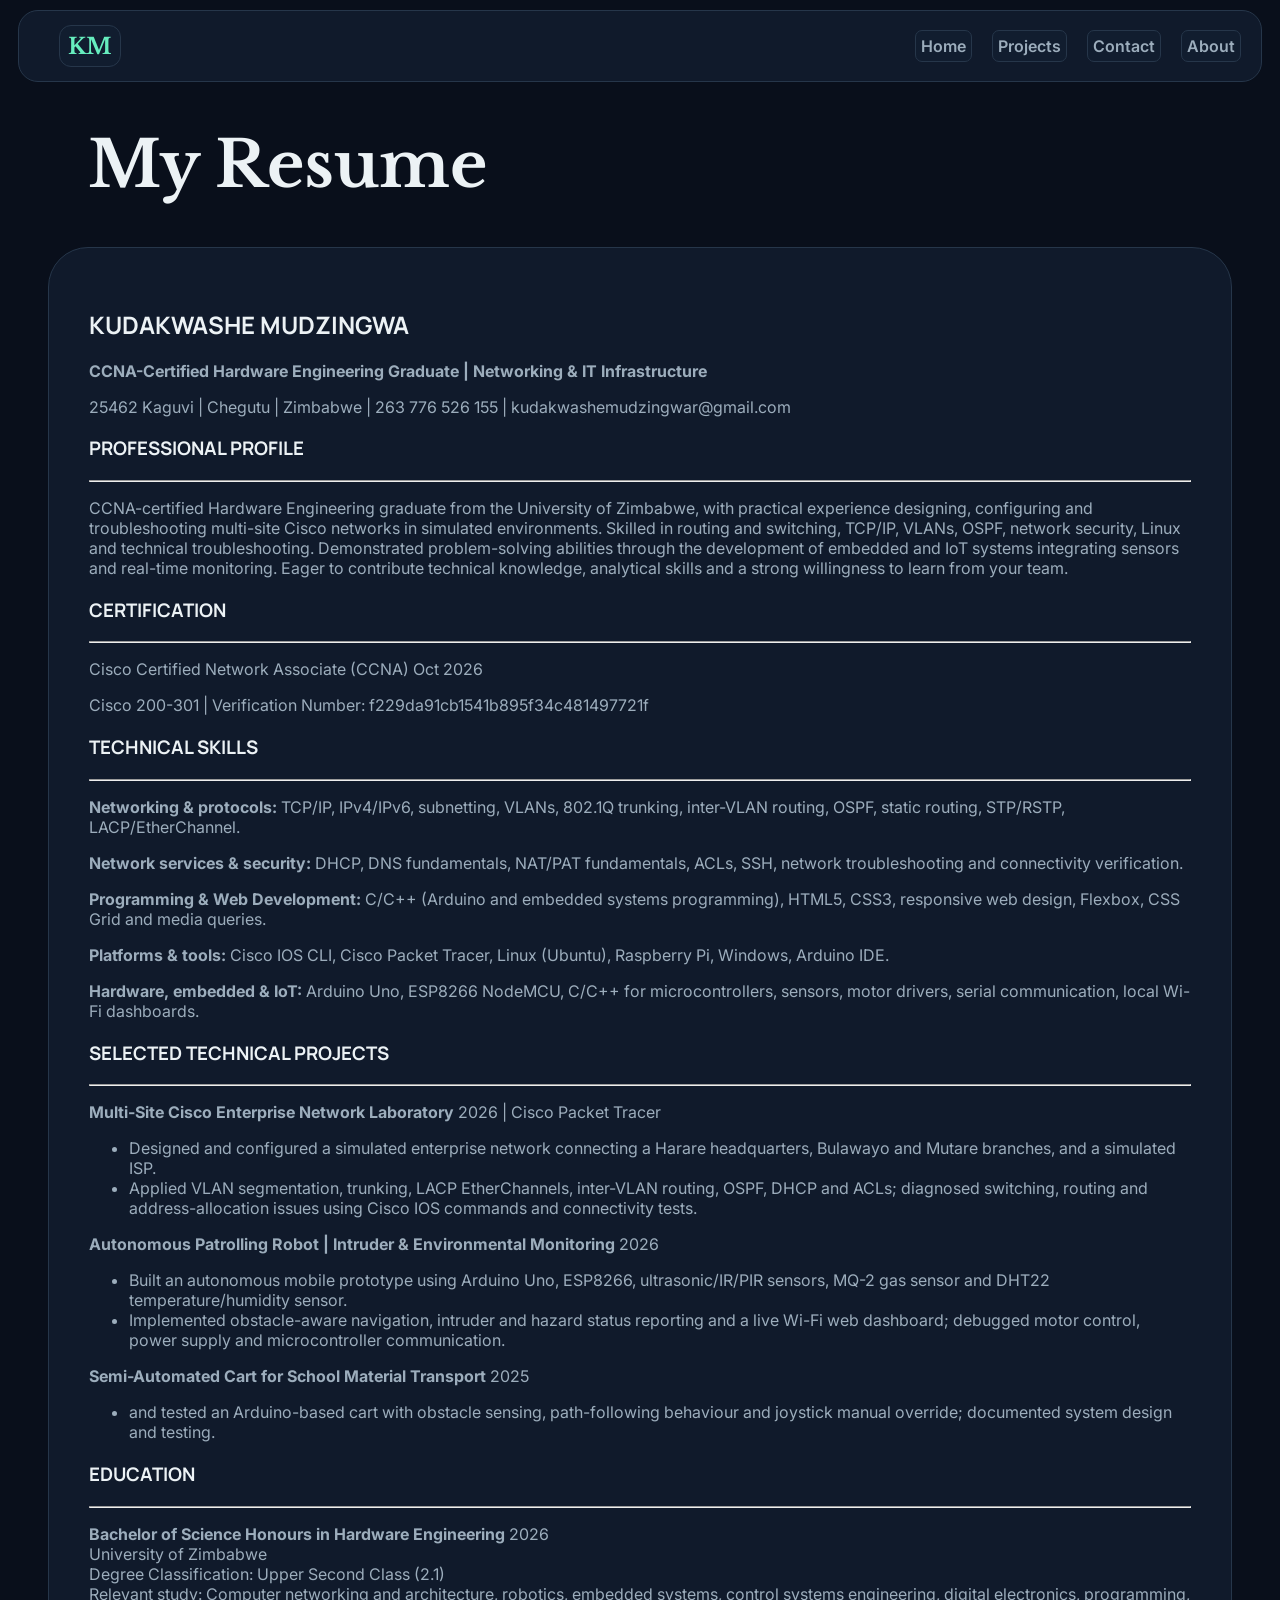
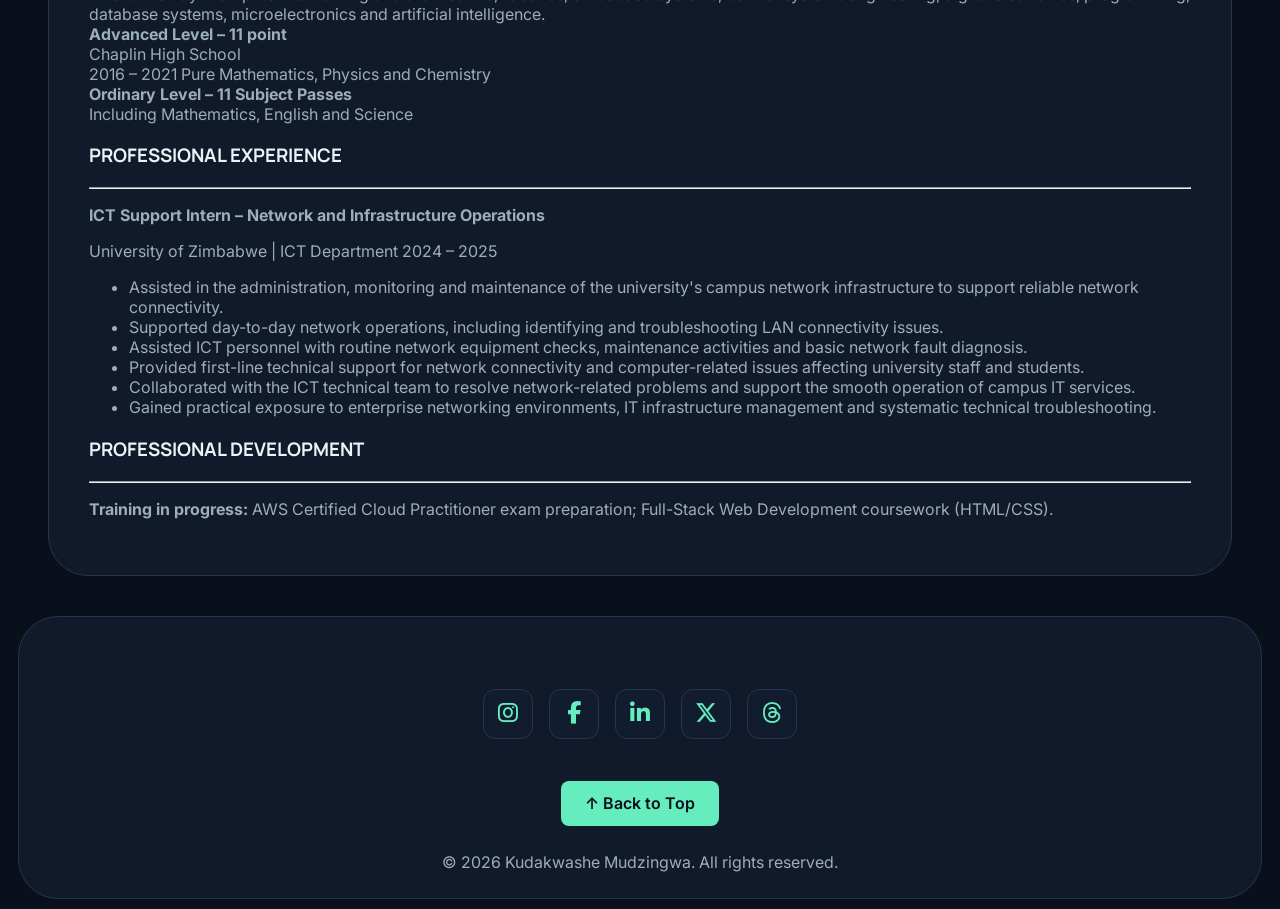
<file: resume.html>
<!doctype html>
<html lang="en">
  <head>
    <meta charset="UTF-8" />
    <meta name="viewport" content="width=device-width, initial-scale=1.0" />
    <title>Resume</title>
    <link rel="stylesheet" href="./css/resume.css" />
    <link rel="preconnect" href="https://fonts.googleapis.com" />
    <link rel="preconnect" href="https://fonts.gstatic.com" crossorigin />
    <link
      href="https://fonts.googleapis.com/css2?family=Libre+Baskerville:wght@400;700&family=Manrope:wght@400;500;600;700&family=Inter:wght@400;500;600;700&family=JetBrains+Mono:wght@400;500&display=swap"
      rel="stylesheet"
    />
    <link
      href="https://fonts.googleapis.com/css2?family=DM+Sans:wght@400;500;600;700&family=Playfair+Display:wght@400;600;700;800&display=swap"
      rel="stylesheet"
    />

    <link
      rel="stylesheet"
      href="https://cdnjs.cloudflare.com/ajax/libs/font-awesome/6.7.2/css/all.min.css"
    />
  </head>
  <body id="top">
    <div class="navbar">
      <a href="./index.html" class="logo"><span>KM</span></a>
      <a href="./index.html"><button class="navbarbuttons">Home</button></a>
      <a href="./projects.html"
        ><button class="navbarbuttons">Projects</button></a
      >
      <a href="./contact.html"
        ><button class="navbarbuttons">Contact</button></a
      >
      <a href="./about.html"><button class="navbarbuttons">About</button></a>
    </div>
    <h1>My Resume</h1>
    <div class="container">
      <h2>KUDAKWASHE MUDZINGWA</h2>
      <p>
        <span
          >CCNA-Certified Hardware Engineering Graduate | Networking & IT
          Infrastructure</span
        >
      </p>
      <p>
        25462 Kaguvi | Chegutu | Zimbabwe | 263 776 526 155 |
        kudakwashemudzingwar@gmail.com
      </p>
      <h3>PROFESSIONAL PROFILE</h3>
      <hr />
      <p>
        CCNA-certified Hardware Engineering graduate from the University of
        Zimbabwe, with practical experience designing, configuring and
        troubleshooting multi-site Cisco networks in simulated environments.
        Skilled in routing and switching, TCP/IP, VLANs, OSPF, network security,
        Linux and technical troubleshooting. Demonstrated problem-solving
        abilities through the development of embedded and IoT systems
        integrating sensors and real-time monitoring. Eager to contribute
        technical knowledge, analytical skills and a strong willingness to learn
        from your team.
      </p>
      <h3>CERTIFICATION</h3>
      <hr />
      <p>Cisco Certified Network Associate (CCNA) Oct 2026</p>
      <p>
        Cisco 200-301 | Verification Number: f229da91cb1541b895f34c481497721f
      </p>
      <h3>TECHNICAL SKILLS</h3>
      <hr />
      <p>
        <span>Networking & protocols:</span> TCP/IP, IPv4/IPv6, subnetting,
        VLANs, 802.1Q trunking, inter-VLAN routing, OSPF, static routing,
        STP/RSTP, LACP/EtherChannel.
      </p>
      <p>
        <span>Network services & security:</span> DHCP, DNS fundamentals,
        NAT/PAT fundamentals, ACLs, SSH, network troubleshooting and
        connectivity verification.
      </p>
      <p>
        <span>Programming & Web Development:</span> C/C++ (Arduino and embedded
        systems programming), HTML5, CSS3, responsive web design, Flexbox, CSS
        Grid and media queries.
      </p>
      <p>
        <span>Platforms & tools:</span> Cisco IOS CLI, Cisco Packet Tracer,
        Linux (Ubuntu), Raspberry Pi, Windows, Arduino IDE.
      </p>
      <p>
        <span>Hardware, embedded & IoT:</span> Arduino Uno, ESP8266 NodeMCU,
        C/C++ for microcontrollers, sensors, motor drivers, serial
        communication, local Wi-Fi dashboards.
      </p>
      <h3>SELECTED TECHNICAL PROJECTS</h3>
      <hr />
      <p>
        <span>Multi-Site Cisco Enterprise Network Laboratory</span> 2026 | Cisco
        Packet Tracer
      </p>
      <ul>
        <li>
          Designed and configured a simulated enterprise network connecting a
          Harare headquarters, Bulawayo and Mutare branches, and a simulated
          ISP.
        </li>
        <li>
          Applied VLAN segmentation, trunking, LACP EtherChannels, inter-VLAN
          routing, OSPF, DHCP and ACLs; diagnosed switching, routing and
          address-allocation issues using Cisco IOS commands and connectivity
          tests.
        </li>
      </ul>
      <p>
        <span
          >Autonomous Patrolling Robot | Intruder & Environmental
          Monitoring</span
        >
        2026
      </p>
      <ul>
        <li>
          Built an autonomous mobile prototype using Arduino Uno, ESP8266,
          ultrasonic/IR/PIR sensors, MQ-2 gas sensor and DHT22
          temperature/humidity sensor.
        </li>
        <li>
          Implemented obstacle-aware navigation, intruder and hazard status
          reporting and a live Wi-Fi web dashboard; debugged motor control,
          power supply and microcontroller communication.
        </li>
      </ul>
      <p><span>Semi-Automated Cart for School Material Transport</span> 2025</p>
      <ul>
        <li>
          and tested an Arduino-based cart with obstacle sensing, path-following
          behaviour and joystick manual override; documented system design and
          testing.
        </li>
      </ul>
      <h3>EDUCATION</h3>
      <hr />
      <p>
        <span>Bachelor of Science Honours in Hardware Engineering</span> 2026
        <br />
        University of Zimbabwe<br />
        Degree Classification: Upper Second Class (2.1)<br />
        Relevant study: Computer networking and architecture, robotics, embedded
        systems, control systems engineering, digital electronics, programming,
        database systems, microelectronics and artificial intelligence.<br />

        <span>Advanced Level – 11 point </span> <br />
        Chaplin High School <br />
        2016 – 2021 Pure Mathematics, Physics and Chemistry <br />
        <span>Ordinary Level – 11 Subject Passes </span> <br />
        Including Mathematics, English and Science <br />
      </p>
      <h3>PROFESSIONAL EXPERIENCE</h3>
      <hr />
      <p>
        <span>ICT Support Intern – Network and Infrastructure Operations</span>
      </p>
      <p>University of Zimbabwe | ICT Department 2024 – 2025</p>
      <ul>
        <li>
          Assisted in the administration, monitoring and maintenance of the
          university's campus network infrastructure to support reliable network
          connectivity.
        </li>
        <li>
          Supported day-to-day network operations, including identifying and
          troubleshooting LAN connectivity issues.
        </li>
        <li>
          Assisted ICT personnel with routine network equipment checks,
          maintenance activities and basic network fault diagnosis.
        </li>
        <li>
          Provided first-line technical support for network connectivity and
          computer-related issues affecting university staff and students.
        </li>
        <li>
          Collaborated with the ICT technical team to resolve network-related
          problems and support the smooth operation of campus IT services.
        </li>
        <li>
          Gained practical exposure to enterprise networking environments, IT
          infrastructure management and systematic technical troubleshooting.
        </li>
      </ul>
      <h3>PROFESSIONAL DEVELOPMENT</h3>
      <hr />
      <p>
        <span>Training in progress:</span> AWS Certified Cloud Practitioner exam
        preparation; Full-Stack Web Development coursework (HTML/CSS).
      </p>
    </div>
    <div class="footer">
      <div class="social-icons">
        <a
          href="https://www.instagram.com/kudarueben?vrfl=MXI4N2V2bHM4MDFlbA%3D%3D&utm_source=qr"
          ><i class="fa-brands fa-instagram"></i
        ></a>
        <a href="https://www.facebook.com/share/1BedM42ctN/?mibextid=wwXIfr"
          ><i class="fa-brands fa-facebook-f"></i
        ></a>
        <a href="https://www.linkedin.com/in/kudakwashe-mudzingwa-6a0ba8204"
          ><i class="fa-brands fa-linkedin-in"></i
        ></a>
        <a href="https://x.com/kudarueben?s=11"
          ><i class="fa-brands fa-x-twitter"></i
        ></a>
        <a href="https://www.threads.com/@kudarueben?igshid=NTc4MTIwNjQ2YQ=="
          ><i class="fa-brands fa-threads"></i
        ></a>
      </div>
      <a href="#top" class="back-to-top">↑ Back to Top</a>
      <p class="copyright">
        &copy; 2026 Kudakwashe Mudzingwa. All rights reserved.
      </p>
    </div>
  </body>
</html>
</file>
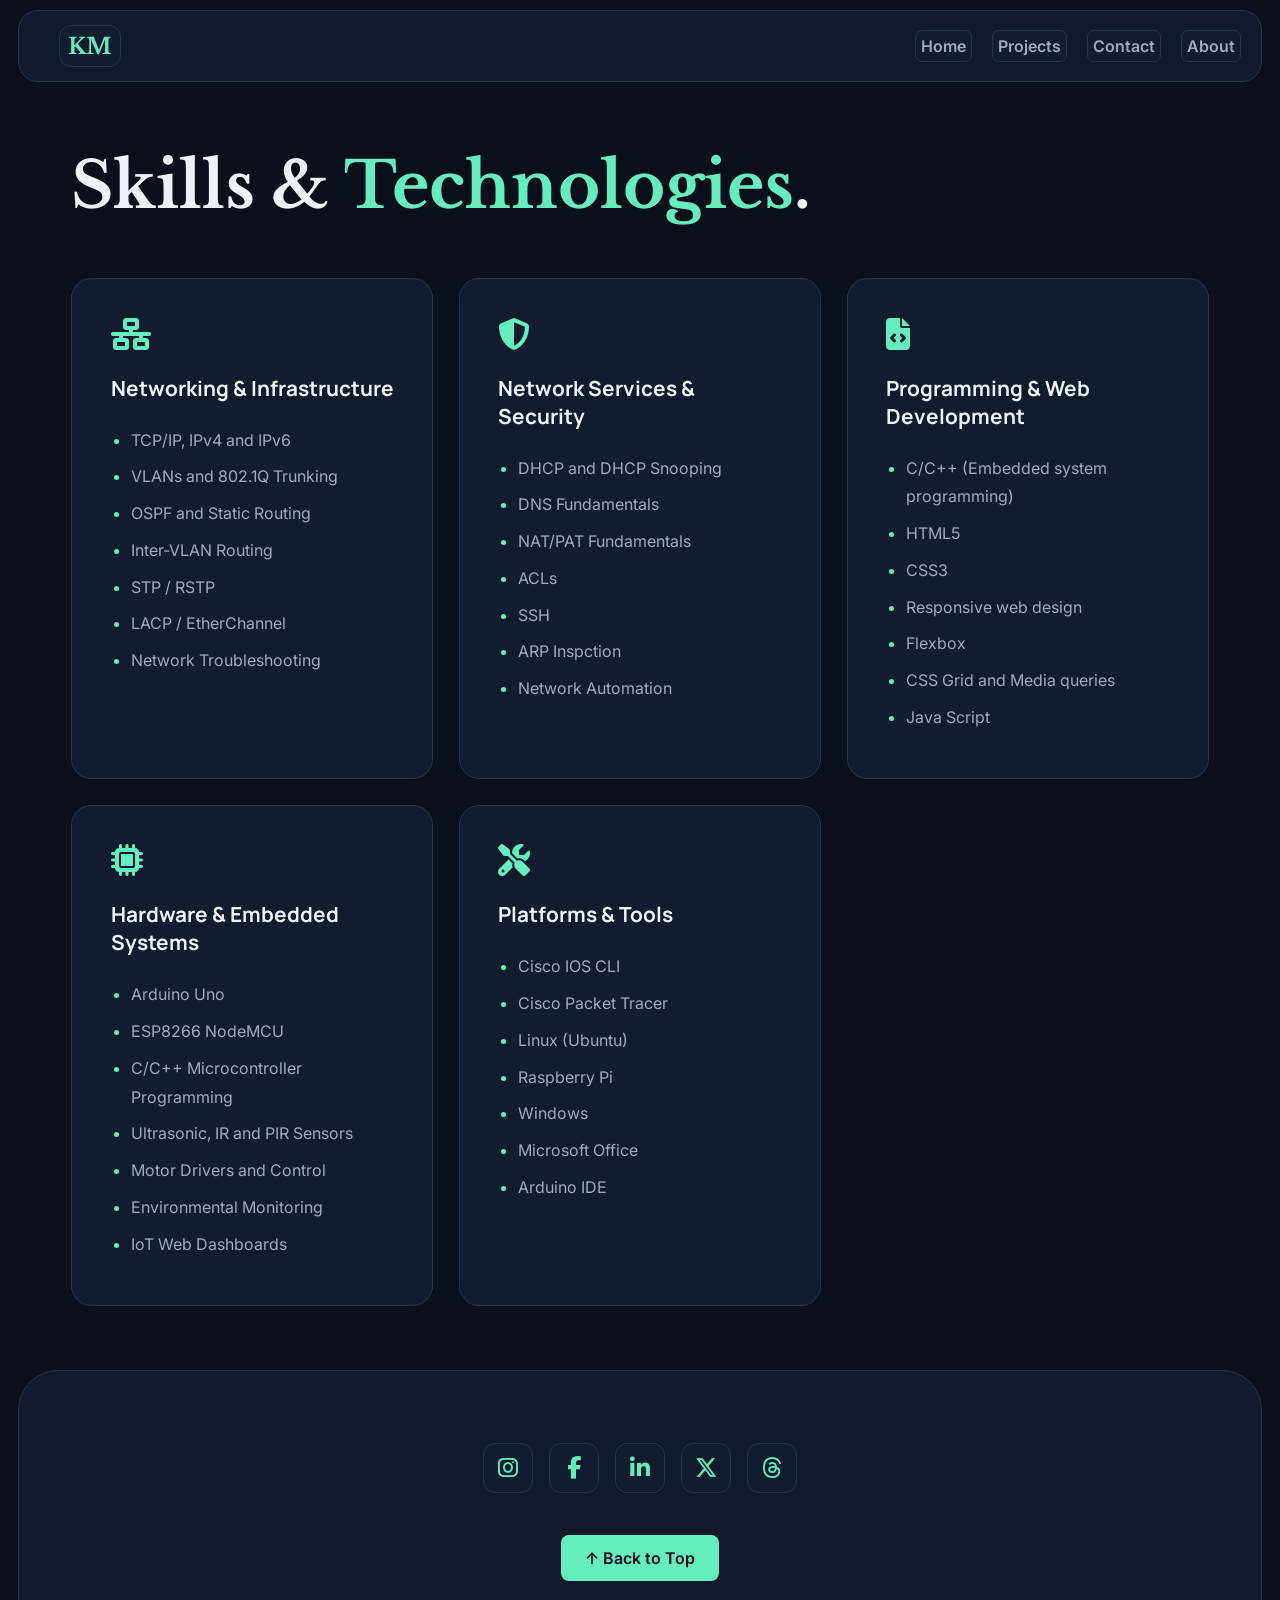
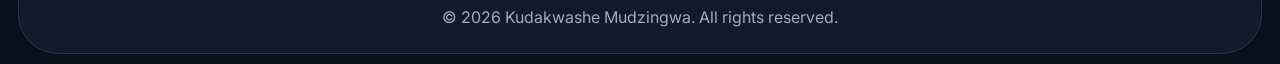
<file: skills.html>
<!doctype html>
<html lang="en">
  <head>
    <meta charset="UTF-8" />
    <meta name="viewport" content="width=device-width, initial-scale=1.0" />
    <title>Skills</title>
    <link rel="stylesheet" href="./css/skills.css" />
    <link rel="preconnect" href="https://fonts.googleapis.com" />
    <link rel="preconnect" href="https://fonts.gstatic.com" crossorigin />
    <link
      href="https://fonts.googleapis.com/css2?family=Libre+Baskerville:wght@400;700&family=Manrope:wght@400;500;600;700&family=Inter:wght@400;500;600;700&family=JetBrains+Mono:wght@400;500&display=swap"
      rel="stylesheet"
    />
    <link
      href="https://fonts.googleapis.com/css2?family=DM+Sans:wght@400;500;600;700&family=Playfair+Display:wght@400;600;700;800&display=swap"
      rel="stylesheet"
    />

    <link
      rel="stylesheet"
      href="https://cdnjs.cloudflare.com/ajax/libs/font-awesome/6.7.2/css/all.min.css"
    />
  </head>
  <body id="top">
    <div class="navbar">
      <a href="./index.html" class="logo"><span>KM</span></a>
      <a href="./index.html"><button class="navbarbuttons">Home</button></a>
      <a href="./projects.html"
        ><button class="navbarbuttons">Projects</button></a
      >
      <a href="./contact.html"
        ><button class="navbarbuttons">Contact</button></a
      >
      <a href="./about.html"><button class="navbarbuttons">About</button></a>
    </div>
    <section class="skills-section">
      <h1>Skills & <span>Technologies</span>.</h1>

      <div class="skills-container">
        <article class="skill-card">
          <i class="fa-solid fa-network-wired"></i>

          <h2>Networking & Infrastructure</h2>

          <ul>
            <li>TCP/IP, IPv4 and IPv6</li>
            <li>VLANs and 802.1Q Trunking</li>
            <li>OSPF and Static Routing</li>
            <li>Inter-VLAN Routing</li>
            <li>STP / RSTP</li>
            <li>LACP / EtherChannel</li>
            <li>Network Troubleshooting</li>
          </ul>
        </article>

        <article class="skill-card">
          <i class="fa-solid fa-shield-halved"></i>

          <h2>Network Services & Security</h2>

          <ul>
            <li>DHCP and DHCP Snooping</li>
            <li>DNS Fundamentals</li>
            <li>NAT/PAT Fundamentals</li>
            <li>ACLs</li>
            <li>SSH</li>
            <li>ARP Inspction</li>
            <li>Network Automation</li>
          </ul>
        </article>

        <article class="skill-card">
          <i class="fa-solid fa-file-code"></i>

          <h2>Programming & Web Development</h2>

          <ul>
            <li>C/C++ (Embedded system programming)</li>
            <li>HTML5</li>
            <li>CSS3</li>
            <li>Responsive web design</li>
            <li>Flexbox</li>
            <li>CSS Grid and Media queries</li>
            <li>Java Script</li>
          </ul>
        </article>

        <article class="skill-card">
          <i class="fa-solid fa-microchip"></i>

          <h2>Hardware & Embedded Systems</h2>

          <ul>
            <li>Arduino Uno</li>
            <li>ESP8266 NodeMCU</li>
            <li>C/C++ Microcontroller Programming</li>
            <li>Ultrasonic, IR and PIR Sensors</li>
            <li>Motor Drivers and Control</li>
            <li>Environmental Monitoring</li>
            <li>IoT Web Dashboards</li>
          </ul>
        </article>

        <article class="skill-card">
          <i class="fa-solid fa-screwdriver-wrench"></i>

          <h2>Platforms & Tools</h2>

          <ul>
            <li>Cisco IOS CLI</li>
            <li>Cisco Packet Tracer</li>
            <li>Linux (Ubuntu)</li>
            <li>Raspberry Pi</li>
            <li>Windows</li>
            <li>Microsoft Office</li>
            <li>Arduino IDE</li>
          </ul>
        </article>
      </div>
    </section>
    <div class="footer">
      <div class="social-icons">
        <a
          href="https://www.instagram.com/kudarueben?vrfl=MXI4N2V2bHM4MDFlbA%3D%3D&utm_source=qr"
          ><i class="fa-brands fa-instagram"></i
        ></a>
        <a href="https://www.facebook.com/share/1BedM42ctN/?mibextid=wwXIfr"
          ><i class="fa-brands fa-facebook-f"></i
        ></a>
        <a href="https://www.linkedin.com/in/kudakwashe-mudzingwa-6a0ba8204"
          ><i class="fa-brands fa-linkedin-in"></i
        ></a>
        <a href="https://x.com/kudarueben?s=11"
          ><i class="fa-brands fa-x-twitter"></i
        ></a>
        <a href="https://www.threads.com/@kudarueben?igshid=NTc4MTIwNjQ2YQ=="
          ><i class="fa-brands fa-threads"></i
        ></a>
      </div>
      <a href="#top" class="back-to-top">↑ Back to Top</a>
      <p class="copyright">
        &copy; 2026 Kudakwashe Mudzingwa. All rights reserved.
      </p>
    </div>
  </body>
</html>
</file>
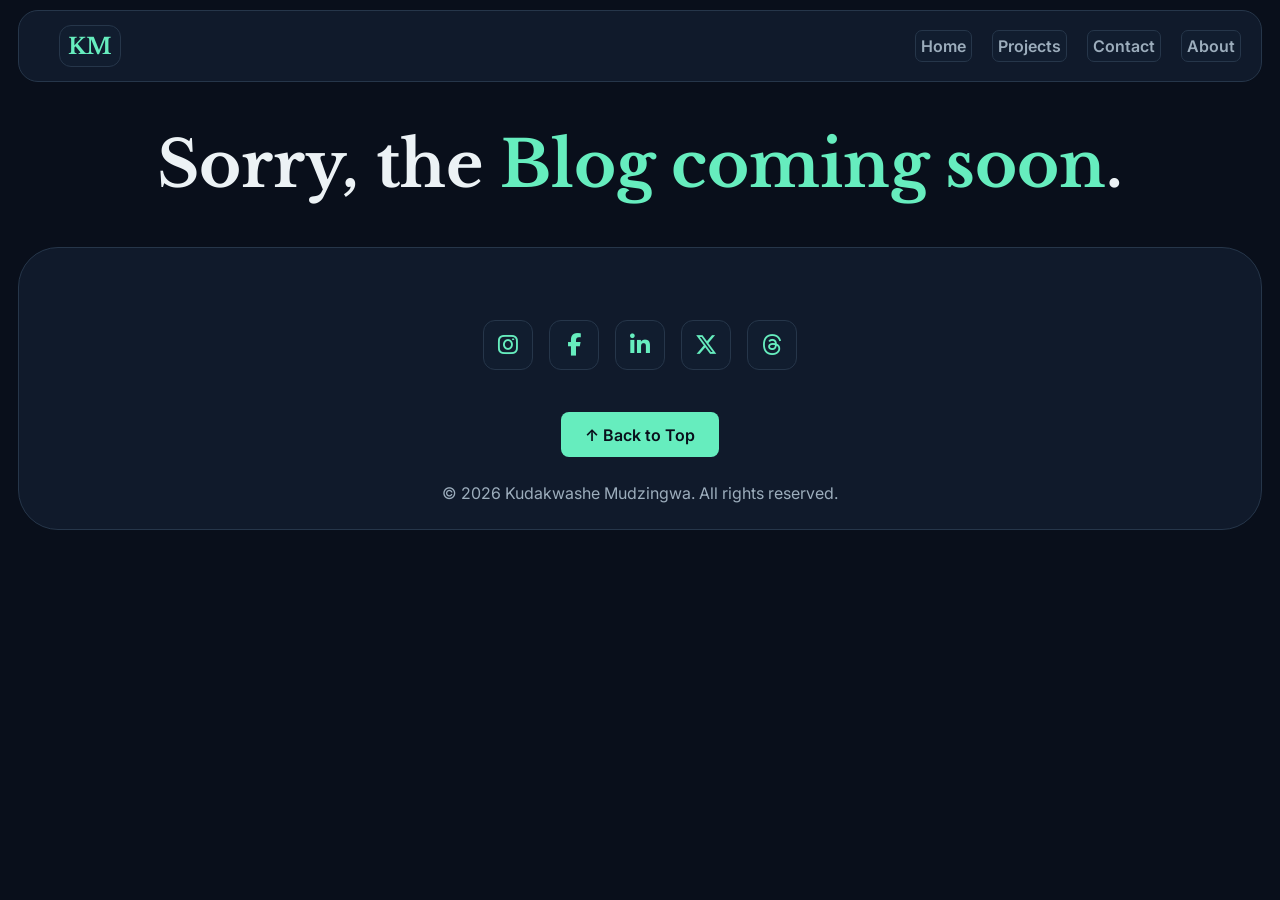
<file: techblog.html>
<!doctype html>
<html lang="en">
  <head>
    <meta charset="UTF-8" />
    <meta name="viewport" content="width=device-width, initial-scale=1.0" />
    <title>Tech Blog</title>
    <link rel="stylesheet" href="./css/techblog.css" />
    <link rel="preconnect" href="https://fonts.googleapis.com" />
    <link rel="preconnect" href="https://fonts.gstatic.com" crossorigin />
    <link
      href="https://fonts.googleapis.com/css2?family=Libre+Baskerville:wght@400;700&family=Manrope:wght@400;500;600;700&family=Inter:wght@400;500;600;700&family=JetBrains+Mono:wght@400;500&display=swap"
      rel="stylesheet"
    />
    <link
      href="https://fonts.googleapis.com/css2?family=DM+Sans:wght@400;500;600;700&family=Playfair+Display:wght@400;600;700;800&display=swap"
      rel="stylesheet"
    />

    <link
      rel="stylesheet"
      href="https://cdnjs.cloudflare.com/ajax/libs/font-awesome/6.7.2/css/all.min.css"
    />
  </head>
  <body>
    <div class="navbar">
      <a href="./index.html" class="logo"><span>KM</span></a>
      <a href="./index.html"><button class="navbarbuttons">Home</button></a>
      <a href="./projects.html"
        ><button class="navbarbuttons">Projects</button></a
      >
      <a href="./contact.html"
        ><button class="navbarbuttons">Contact</button></a
      >
      <a href="./about.html"><button class="navbarbuttons">About</button></a>
    </div>

    <div class="intro">
      <h1>Sorry, the <span>Blog coming soon</span>.</h1>
    </div>

    <div class="footer">
      <div class="social-icons">
        <a
          href="https://www.instagram.com/kudarueben?vrfl=MXI4N2V2bHM4MDFlbA%3D%3D&utm_source=qr"
          ><i class="fa-brands fa-instagram"></i
        ></a>
        <a href="https://www.facebook.com/share/1BedM42ctN/?mibextid=wwXIfr"
          ><i class="fa-brands fa-facebook-f"></i
        ></a>
        <a href="https://www.linkedin.com/in/kudakwashe-mudzingwa-6a0ba8204"
          ><i class="fa-brands fa-linkedin-in"></i
        ></a>
        <a href="https://x.com/kudarueben?s=11"
          ><i class="fa-brands fa-x-twitter"></i
        ></a>
        <a href="https://www.threads.com/@kudarueben?igshid=NTc4MTIwNjQ2YQ=="
          ><i class="fa-brands fa-threads"></i
        ></a>
      </div>
      <a href="#top" class="back-to-top">↑ Back to Top</a>
      <p class="copyright">
        &copy; 2026 Kudakwashe Mudzingwa. All rights reserved.
      </p>
    </div>
  </body>
</html>
</file>
<file: css/home.css>
html {
  scroll-behavior: smooth;
  background-color: #090f1b;
}
span {
  color: #66edbe;
}
h1 {
  font-size: clamp(2.5rem, 5vw, 4.5rem);
  font-family: "Libre Baskerville", Georgia, serif;
  font-weight: 700;
  color: #ecf2f5;
}
h2,
h3 {
  font-family: "Manrope", Arial, sans-serif;
  font-weight: 700;
  color: #ecf2f5;
}
p {
  font-family: "Inter", Arial, sans-serif;
  font-weight: 400;
  color: #9cadbc;
}

.navbar {
  display: flex;
  justify-content: flex-end;
  background-color: #101a2b;
  height: 70px;
  border-radius: 20px;
  margin: 10px;
  align-items: center;
  padding-right: 10px;
  border: 1px solid #26364a;
}
.logo {
  display: flex;
  justify-content: center;
  align-items: center;
  margin-right: auto;
  margin-left: 40px;

  width: 60px;
  height: 40px;

  background-color: #111d2f;
  color: #66edbe;

  border: 1px solid #26364a;
  border-radius: 12px;

  text-decoration: none;
  font-size: 1.4rem;
  font-family: "Libre Baskerville", Georgia, serif;
  font-weight: 700;

  transition:
    color 0.3s ease,
    border-color 0.3s ease,
    transform 0.3s ease;
}

.logo:hover {
  border-color: #66edbe;
  transform: translateY(-1px);
}
.navbarbuttons {
  margin: 10px;
  font-size: 1rem;
  color: #9cadbc;
  background-color: #111d2f;
  cursor: pointer;
  font-family: "Inter", Arial, sans-serif;
  font-weight: 600;
  border-radius: 7px;
  border: 1px solid #26364a;
  padding: 5px;
  transition:
    border-color 0.3s ease,
    transform 0.3s ease;
}
.navbarbuttons:hover {
  border-color: #66edbe;
  transform: translateY(-1px);
}
.navbarbuttons:focus-visible {
  outline: 2px solid #66edbe;
  outline-offset: 4px;
}
.hero {
  text-align: left;
  margin-left: 50px;
}
.hero-btn {
  display: flex;
}
.herobuttons1 {
  margin-right: 30px;
  font-size: 1rem;
  background-color: #66edbe;
  color: #090f1b;
  border: 1px solid #66edbe;
  border-radius: 7px;
  cursor: pointer;
  padding: 10px;
  font-family: "Inter", Arial, sans-serif;
  font-weight: 600;
  transition:
    border-color 0.3s ease,
    transform 0.3s ease;
}
.herobuttons1:hover {
  border-color: #26364a;
  transform: translateY(-1px);
}
.herobuttons2 {
  margin-right: 30px;
  font-size: 1rem;
  background-color: #111d2f;
  color: #66edbe;
  border: 1px solid #66edbe;
  border-radius: 7px;
  cursor: pointer;
  padding: 10px;
  font-family: "Inter", Arial, sans-serif;
  font-weight: 600;
  transition:
    border-color 0.3s ease,
    transform 0.3s ease;
}
.herobuttons2:hover {
  border-color: #26364a;
  transform: translateY(-1px);
}
.container {
  background-color: #101a2b;
  margin: 10px;
  border-radius: 40px;
  padding: 40px;
  border: 1px solid #26364a;
}
.card {
  background-color: #111d2f;
  border: 1px solid #26364a;
  padding: 1.5rem;
  border-radius: 30px;
  cursor: pointer;

  transition:
    border-color 0.3s ease,
    transform 0.3s ease;
}
.card i {
  display: flex;
  justify-content: center;
  align-items: center;

  width: 48px;
  height: 48px;

  background-color: #111d2f;
  color: #66edbe;

  border: 1px solid #26364a;
  border-radius: 12px;

  text-decoration: none;
  font-size: 1.4rem;

  transition:
    color 0.3s ease,
    border-color 0.3s ease,
    transform 0.3s ease;
}

.card:hover {
  border-color: #66edbe;
  transform: translateY(-5px);
}
.card:focus-visible {
  outline: 2px solid #66edbe;
  outline-offset: 4px;
}
a {
  text-decoration: none;
}

.bar {
  background-color: #111d2f;
  border: 1px solid #26364a;
  padding: 1.5rem;
  border-radius: 30px;
  text-align: center;

  transition:
    border-color 0.3s ease,
    transform 0.3s ease;
}
.footer {
  background-color: #101a2b;
  margin: 10px;
  border-radius: 40px;
  padding: 40px;
  padding-bottom: 10px;
  border: 1px solid #26364a;
  text-align: center;
  display: flex;
  flex-direction: column;
  justify-content: flex-end;
}
.social-icons {
  display: flex;
  justify-content: center;
  align-items: center;
  flex-wrap: wrap;
  gap: 1rem;
  margin: 2rem 0;
}

.social-icons a {
  display: flex;
  justify-content: center;
  align-items: center;

  width: 48px;
  height: 48px;

  background-color: #111d2f;
  color: #66edbe;

  border: 1px solid #26364a;
  border-radius: 12px;

  text-decoration: none;
  font-size: 1.4rem;

  transition:
    color 0.3s ease,
    border-color 0.3s ease,
    transform 0.3s ease;
}

.social-icons a:hover {
  border-color: #66edbe;
  transform: translateY(-5px);
}

.social-icons a:focus-visible {
  outline: 2px solid #66edbe;
  outline-offset: 4px;
}

.back-to-top {
  display: inline-block;
  padding: 0.8rem 1.5rem;
  margin: 10px;
  background-color: #66edbe;
  color: #090f1b;
  text-decoration: none;
  border-radius: 8px;
  font-weight: 600;
  font-family: "Inter", Arial, sans-serif;
  width: fit-content;
  align-self: center;
  transition:
    color 0.3s ease,
    border-color 0.3s ease,
    transform 0.3s ease;
}

.back-to-top:hover {
  transform: translateY(-5px);
}

@media (max-width: 590px) {
  .container {
    display: grid;
    grid-template-rows: 1fr 1fr 1fr 1fr;
    gap: 20px;
  }
  .card {
    display: flex;
    flex-direction: column;
    align-items: center;
  }
}
@media (min-width: 591px) {
  .container {
    display: grid;
    grid-template-columns: 1fr 1fr;
    grid-template-rows: 1fr 1fr 1fr 1fr;
    gap: 20px;
  }
  .bar {
    grid-column: span 2;
  }
}
</file>
<file: css/about.css>
html {
  scroll-behavior: smooth;
  background-color: #090f1b;
}
h1,
h2 {
  font-size: clamp(2.5rem, 3vw, 4.5rem);
  font-family: "Libre Baskerville", Georgia, serif;
  font-weight: 700;
  color: #ecf2f5;
}
span {
  color: #66edbe;
}
h3 {
  font-family: "Manrope", Arial, sans-serif;
  font-weight: 700;
  color: #ecf2f5;
  font-size: clamp(2.5rem, 3vw, 4.5rem);
}
.copyright {
  text-align: center;
  color: #9CADBC;
  font-size: 0.875rem;
  margin: 0;
}
p {
  font-family: "Inter", Arial, sans-serif;
  font-weight: 400;
  color: #9cadbc;
  text-align: left;
  font-size: 20px;
}
.navbar {
  display: flex;
  justify-content: flex-end;
  background-color: #101a2b;
  height: 70px;
  border-radius: 20px;
  margin: 10px;
  align-items: center;
  padding-right: 10px;
  border: 1px solid #26364a;
}
.logo {
  display: flex;
  justify-content: center;
  align-items: center;
  margin-right: auto;
  margin-left: 40px;

  width: 60px;
  height: 40px;

  background-color: #111d2f;
  color: #66edbe;

  border: 1px solid #26364a;
  border-radius: 12px;

  text-decoration: none;
  font-size: 1.4rem;
  font-family: "Libre Baskerville", Georgia, serif;
  font-weight: 700;

  transition:
    color 0.3s ease,
    border-color 0.3s ease,
    transform 0.3s ease;
}

.logo:hover {
  border-color: #66edbe;
  transform: translateY(-1px);
}
.navbarbuttons {
  margin: 10px;
  font-size: 1rem;
  color: #9cadbc;
  background-color: #111d2f;
  cursor: pointer;
  font-family: "Inter", Arial, sans-serif;
  font-weight: 600;
  border-radius: 7px;
  border: 1px solid #26364a;
  padding: 5px;
  transition:
    border-color 0.3s ease,
    transform 0.3s ease;
}
.navbarbuttons:hover {
  border-color: #66edbe;
  transform: translateY(-1px);
}
.navbarbuttons:focus-visible {
  outline: 2px solid #66edbe;
  outline-offset: 4px;
}
.container {
  display: flex;
  flex-direction: column;
  gap: clamp(3rem, 6vw, 6rem);

  width: min(90%, 1200px);
  margin: 0 auto;
}

.introduction,
.story {
  display: flex;
  flex-direction: row;
  flex-wrap: wrap;
  gap: clamp(1.5rem, 4vw, 3rem);
  align-items: center;
  justify-content: center;
}
.introduction-pic {
  width: 100%;
  max-width: 350px;
  aspect-ratio: 4 / 5;
  object-fit: cover;
  border-radius: 20px;
}

.story-pic {
  flex: 1 1 280px;
  width: 100%;
  max-width: 350px;

  aspect-ratio: 4 / 5;
  object-fit: cover;
  border-radius: 20px;
  min-width: 0;
}

.story-text {
  flex: 2 1 320px;
  min-width: 0;
}

.introduction,
.story {
  background-color: #111d2f;
  border: 1px solid #26364a;
  padding: 1.5rem;
  border-radius: 30px;
  cursor: pointer;

  transition:
    border-color 0.3s ease,
    transform 0.3s ease;
}
.footer {
  background-color: #101a2b;
  margin: 10px;
  margin-top: 40px;
  border-radius: 40px;
  padding: 40px;
  padding-bottom: 10px;
  border: 1px solid #26364a;
  text-align: center;
  display: flex;
  flex-direction: column;
  justify-content: flex-end;
}
.social-icons {
  display: flex;
  justify-content: center;
  align-items: center;
  flex-wrap: wrap;
  gap: 1rem;
  margin: 2rem 0;
}

.social-icons a {
  display: flex;
  justify-content: center;
  align-items: center;

  width: 48px;
  height: 48px;

  background-color: #111d2f;
  color: #66edbe;

  border: 1px solid #26364a;
  border-radius: 12px;

  text-decoration: none;
  font-size: 1.4rem;

  transition:
    color 0.3s ease,
    border-color 0.3s ease,
    transform 0.3s ease;
}

.social-icons a:hover {
  border-color: #66edbe;
  transform: translateY(-5px);
}

.social-icons a:focus-visible {
  outline: 2px solid #66edbe;
  outline-offset: 4px;
}

.back-to-top {
  display: inline-block;
  padding: 0.8rem 1.5rem;
  margin: 10px;
  background-color: #66edbe;
  color: #090f1b;
  text-decoration: none;
  border-radius: 8px;
  font-weight: 600;
  font-family: "Inter", Arial, sans-serif;
  width: fit-content;
  align-self: center;
  transition:
    color 0.3s ease,
    border-color 0.3s ease,
    transform 0.3s ease;
}

.back-to-top:hover {
  transform: translateY(-5px);
}
</file>
<file: css/certifications.css>
html {
  scroll-behavior: smooth;
  background-color: #090f1b;
}
span {
  color: #66edbe;
}
h1 {
  font-size: clamp(2.5rem, 5vw, 4.5rem);
  font-family: "Libre Baskerville", Georgia, serif;
  font-weight: 700;
  color: #ecf2f5;
}
h2,
h3 {
  font-family: "Manrope", Arial, sans-serif;
  font-weight: 700;
  color: #ecf2f5;
}
p {
  font-family: "Inter", Arial, sans-serif;
  font-weight: 400;
  color: #9cadbc;
}
.navbar {
  display: flex;
  justify-content: flex-end;
  background-color: #101a2b;
  height: 70px;
  border-radius: 20px;
  margin: 10px;
  align-items: center;
  padding-right: 10px;
  border: 1px solid #26364a;
}
.logo {
  display: flex;
  justify-content: center;
  align-items: center;
  margin-right: auto;
  margin-left: 40px;

  width: 60px;
  height: 40px;

  background-color: #111d2f;
  color: #66edbe;

  border: 1px solid #26364a;
  border-radius: 12px;

  text-decoration: none;
  font-size: 1.4rem;
  font-family: "Libre Baskerville", Georgia, serif;
  font-weight: 700;

  transition:
    color 0.3s ease,
    border-color 0.3s ease,
    transform 0.3s ease;
}

.logo:hover {
  border-color: #66edbe;
  transform: translateY(-1px);
}
.navbarbuttons {
  margin: 10px;
  font-size: 1rem;
  color: #9cadbc;
  background-color: #111d2f;
  cursor: pointer;
  font-family: "Inter", Arial, sans-serif;
  font-weight: 600;
  border-radius: 7px;
  border: 1px solid #26364a;
  padding: 5px;
  transition:
    border-color 0.3s ease,
    transform 0.3s ease;
}
.navbarbuttons:hover {
  border-color: #66edbe;
  transform: translateY(-1px);
}
.navbarbuttons:focus-visible {
  outline: 2px solid #66edbe;
  outline-offset: 4px;
}
.intro {
  text-align: center;
}
.intro p {
  font-size: 1.3rem;
}
.certifications {
  width: min(90%, 1100px);
  margin: 4rem auto;
}

.cert-card {
  display: flex;
  align-items: center;
  flex-wrap: wrap;

  gap: clamp(1.5rem, 3vw, 3rem);
  padding: clamp(1.5rem, 3vw, 3rem);

  background-color: #111d2f;
  border: 1px solid #26364a;
  border-radius: 20px;
}

.cert-image {
  width: 100%;
  max-width: 200px;
  height: auto;
  object-fit: contain;
}

.cert-details {
  flex: 1 1 300px;
  min-width: 0;
}

.cert-details h3 {
  color: #ecf2f5;
  font-family: "Manrope", sans-serif;
}

.cert-details p {
  color: #9cadbc;
  line-height: 1.7;
  font-family: "Manrope", sans-serif;
}

.cert-details .issuer {
  color: #66edbe;
  font-family: "Manrope", sans-serif;
}

.verify-btn {
  display: inline-block;
  background-color: #66edbe;
  color: #090f1b;
  text-decoration: none;
  font-family: "Manrope", sans-serif;

  padding: 0.8rem 1.5rem;
  border-radius: 8px;
  font-weight: 600;
  transition:
    border-color 0.3s ease,
    transform 0.3s ease;
}

.verify-btn:hover {
  border-color: #66edbe;
  transform: translateY(-5px);
}
.footer {
  background-color: #101a2b;
  margin: 10px;
  border-radius: 40px;
  padding: 40px;
  padding-bottom: 10px;
  border: 1px solid #26364a;
  text-align: center;
  display: flex;
  flex-direction: column;
  justify-content: flex-end;
}
.social-icons {
  display: flex;
  justify-content: center;
  align-items: center;
  flex-wrap: wrap;
  gap: 1rem;
  margin: 2rem 0;
}

.social-icons a {
  display: flex;
  justify-content: center;
  align-items: center;

  width: 48px;
  height: 48px;

  background-color: #111d2f;
  color: #66edbe;

  border: 1px solid #26364a;
  border-radius: 12px;

  text-decoration: none;
  font-size: 1.4rem;

  transition:
    color 0.3s ease,
    border-color 0.3s ease,
    transform 0.3s ease;
}

.social-icons a:hover {
  border-color: #66edbe;
  transform: translateY(-5px);
}

.social-icons a:focus-visible {
  outline: 2px solid #66edbe;
  outline-offset: 4px;
}

.back-to-top {
  display: inline-block;
  padding: 0.8rem 1.5rem;
  margin: 10px;
  background-color: #66edbe;
  color: #090f1b;
  text-decoration: none;
  border-radius: 8px;
  font-weight: 600;
  font-family: "Inter", Arial, sans-serif;
  width: fit-content;
  align-self: center;
  transition:
    color 0.3s ease,
    border-color 0.3s ease,
    transform 0.3s ease;
}

.back-to-top:hover {
  transform: translateY(-5px);
}

@media (max-width: 600px) {
  .cert-card {
    flex-direction: column;
    align-items: stretch;
  }

  .cert-image {
    align-self: center;
  }
}
</file>
<file: css/contact.css>
html {
  scroll-behavior: smooth;
  background-color: #090f1b;
}
span {
  color: #66edbe;
}
h1 {
  font-size: clamp(2.5rem, 5vw, 4.5rem);
  font-family: "Libre Baskerville", Georgia, serif;
  font-weight: 700;
  color: #ecf2f5;
}
h2,
h3 {
  font-family: "Manrope", Arial, sans-serif;
  font-weight: 700;
  color: #ecf2f5;
}
p {
  font-family: "Inter", Arial, sans-serif;
  font-weight: 400;
  color: #9cadbc;
}
.intro {
  text-align: center;
}
.intro p {
  font-size: 1.3rem;
}
.navbar {
  display: flex;
  justify-content: flex-end;
  background-color: #101a2b;
  height: 70px;
  border-radius: 20px;
  margin: 10px;
  align-items: center;
  padding-right: 10px;
  border: 1px solid #26364a;
}
.logo {
  display: flex;
  justify-content: center;
  align-items: center;
  margin-right: auto;
  margin-left: 40px;

  width: 60px;
  height: 40px;

  background-color: #111d2f;
  color: #66edbe;

  border: 1px solid #26364a;
  border-radius: 12px;

  text-decoration: none;
  font-size: 1.4rem;
  font-family: "Libre Baskerville", Georgia, serif;
  font-weight: 700;

  transition:
    color 0.3s ease,
    border-color 0.3s ease,
    transform 0.3s ease;
}

.logo:hover {
  border-color: #66edbe;
  transform: translateY(-1px);
}
.navbarbuttons {
  margin: 10px;
  font-size: 1rem;
  color: #9cadbc;
  background-color: #111d2f;
  cursor: pointer;
  font-family: "Inter", Arial, sans-serif;
  font-weight: 600;
  border-radius: 7px;
  border: 1px solid #26364a;
  padding: 5px;
  transition:
    border-color 0.3s ease,
    transform 0.3s ease;
}
.navbarbuttons:hover {
  border-color: #66edbe;
  transform: translateY(-1px);
}
.navbarbuttons:focus-visible {
  outline: 2px solid #66edbe;
  outline-offset: 4px;
}
.container {
  margin: 10px;
  border-radius: 40px;
  padding: 10px;
}
.contact-info {
  display: flex;
  flex-direction: column;
  gap: 1rem;
}
.card {
  background-color: #111d2f;
  border: 1px solid #26364a;
  padding: 1.5rem;
  border-radius: 30px;
  cursor: pointer;

  transition:
    border-color 0.3s ease,
    transform 0.3s ease;
}
.card i {
  display: flex;
  justify-content: center;
  align-items: center;

  width: 48px;
  height: 48px;

  background-color: #111d2f;
  color: #66edbe;

  border: 1px solid #26364a;
  border-radius: 12px;

  text-decoration: none;
  font-size: 1.4rem;

  transition:
    color 0.3s ease,
    border-color 0.3s ease,
    transform 0.3s ease;
}

.card:hover {
  border-color: #66edbe;
  transform: translateY(-5px);
}
.card:focus-visible {
  outline: 2px solid #66edbe;
  outline-offset: 4px;
}
a {
  text-decoration: none;
}

.contact-form {
  background-color: #111d2f;
  border: 1px solid #26364a;
  border-radius: 20px;
  padding: clamp(1.5rem, 3vw, 3rem);
}

.contact-form form {
  display: flex;
  flex-direction: column;
  gap: 1rem;
}

.contact-form label {
  color: #ecf2f5;
  font-weight: 500;
  font-family: "Inter", Arial, sans-serif;
}

.contact-form input,
.contact-form textarea {
  width: 100%;
  box-sizing: border-box;
  padding: 0.9rem 1rem;
  background-color: #090f1b;
  border: 1px solid #26364a;
  border-radius: 8px;
  color: #ecf2f5;
  font: inherit;
  font-family: "Inter", Arial, sans-serif;
}

.contact-form input:focus,
.contact-form textarea:focus {
  outline: 2px solid #66edbe;
  outline-offset: 2px;
}

.contact-form button {
  background-color: #66edbe;
  color: #090f1b;
  border: 1px solid #26364a;
  font-family: "Inter", Arial, sans-serif;

  border-radius: 8px;
  padding: 1rem;
  font-weight: 600;
  cursor: pointer;
  transition:
    border-color 0.3s ease,
    transform 0.3s ease;
}

.contact-form button:hover {
  border-color: #66edbe;
  transform: translateY(-5px);
}

.footer {
  background-color: #101a2b;
  margin: 10px;
  border-radius: 40px;
  padding: 40px;
  padding-bottom: 10px;
  border: 1px solid #26364a;
  text-align: center;
  display: flex;
  flex-direction: column;
  justify-content: flex-end;
}
.social-icons {
  display: flex;
  justify-content: center;
  align-items: center;
  flex-wrap: wrap;
  gap: 1rem;
  margin: 2rem 0;
}

.social-icons a {
  display: flex;
  justify-content: center;
  align-items: center;

  width: 48px;
  height: 48px;

  background-color: #111d2f;
  color: #66edbe;

  border: 1px solid #26364a;
  border-radius: 12px;

  text-decoration: none;
  font-size: 1.4rem;

  transition:
    color 0.3s ease,
    border-color 0.3s ease,
    transform 0.3s ease;
}

.social-icons a:hover {
  border-color: #66edbe;
  transform: translateY(-5px);
}

.social-icons a:focus-visible {
  outline: 2px solid #66edbe;
  outline-offset: 4px;
}

.back-to-top {
  display: inline-block;
  padding: 0.8rem 1.5rem;
  margin: 10px;
  background-color: #66edbe;
  color: #090f1b;
  text-decoration: none;
  border-radius: 8px;
  font-weight: 600;
  font-family: "Inter", Arial, sans-serif;
  width: fit-content;
  align-self: center;
  transition:
    color 0.3s ease,
    border-color 0.3s ease,
    transform 0.3s ease;
}

.back-to-top:hover {
  transform: translateY(-5px);
}

@media (max-width: 590px) {
  .container {
    display: grid;
    grid-template-rows: 1fr 1fr;
    gap: 20px;
  }
  .card {
    display: flex;
    flex-direction: column;
    align-items: center;
  }
}
@media (min-width: 591px) {
  .container {
    display: grid;
    grid-template-columns: 1fr 1fr;

    gap: 20px;
  }
}
</file>
<file: css/projects.css>
html {
  scroll-behavior: smooth;
  background-color: #090f1b;
}
span {
  color: #66edbe;
}
h1 {
  font-size: clamp(2.5rem, 5vw, 4.5rem);
  font-family: "Libre Baskerville", Georgia, serif;
  font-weight: 700;
  color: #ecf2f5;
}
h2,
h3 {
  font-family: "Manrope", Arial, sans-serif;
  font-weight: 700;
  color: #ecf2f5;
}
p {
  font-family: "Inter", Arial, sans-serif;
  font-weight: 400;
  color: #9cadbc;
}

.navbar {
  display: flex;
  justify-content: flex-end;
  background-color: #101a2b;
  height: 70px;
  border-radius: 20px;
  margin: 10px;
  align-items: center;
  padding-right: 10px;
  border: 1px solid #26364a;
}
.logo {
  display: flex;
  justify-content: center;
  align-items: center;
  margin-right: auto;
  margin-left: 40px;

  width: 60px;
  height: 40px;

  background-color: #111d2f;
  color: #66edbe;

  border: 1px solid #26364a;
  border-radius: 12px;

  text-decoration: none;
  font-size: 1.4rem;
  font-family: "Libre Baskerville", Georgia, serif;
  font-weight: 700;

  transition:
    color 0.3s ease,
    border-color 0.3s ease,
    transform 0.3s ease;
}

.logo:hover {
  border-color: #66edbe;
  transform: translateY(-1px);
}
.navbarbuttons {
  margin: 10px;
  font-size: 1rem;
  color: #9cadbc;
  background-color: #111d2f;
  cursor: pointer;
  font-family: "Inter", Arial, sans-serif;
  font-weight: 600;
  border-radius: 7px;
  border: 1px solid #26364a;
  padding: 5px;
  transition:
    border-color 0.3s ease,
    transform 0.3s ease;
}
.navbarbuttons:hover {
  border-color: #66edbe;
  transform: translateY(-1px);
}
.navbarbuttons:focus-visible {
  outline: 2px solid #66edbe;
  outline-offset: 4px;
}

/* MAIN PROJECTS CONTAINER */

.projects-page {
  width: min(92%, 1200px);
  margin-inline: auto;
  padding-block: clamp(3rem, 6vw, 6rem);
}

/* HERO SECTION */

.projects-hero {
  text-align: center;
  margin-bottom: clamp(3rem, 5vw, 5rem);
}

.projects-hero .eyebrow {
  color: #66edbe;
  font-size: 0.85rem;
  letter-spacing: 2px;
  font-family: "Inter", Arial, sans-serif;
}

.projects-hero h1 {
  font-family: "Libre Baskerville", serif;
  font-size: clamp(2.5rem, 4vw, 4rem);
  color: #ecf2f5;
}

.projects-hero h1 span {
  color: #66edbe;
}

.projects-intro {
  color: #9cadbc;
  max-width: 650px;
  margin: 1.5rem auto;
  line-height: 1.8;
  text-align: center;
  font-family: "Inter", Arial, sans-serif;
}

/* RESPONSIVE PROJECT GRID */

.projects-grid {
  display: grid;

  grid-template-columns: repeat(auto-fit, minmax(min(100%, 320px), 1fr));

  gap: clamp(1.5rem, 3vw, 2.5rem);
}

/* INDIVIDUAL CARD */

.project-card {
  display: flex;
  flex-direction: column;

  background-color: #111d2f;
  border: 1px solid #26364a;
  border-radius: 20px;

  overflow: hidden;

  transition:
    transform 0.3s ease,
    border-color 0.3s ease;
}

.project-card:hover {
  border-color: #66edbe;
  transform: translateY(-5px);
}

/* PROJECT IMAGE / ICON AREA */

.project-visual {
  height: clamp(160px, 20vw, 230px);

  display: flex;
  align-items: center;
  justify-content: center;

  background: linear-gradient(135deg, #15283b, #090f1b);
}

.project-visual i {
  font-size: clamp(3rem, 5vw, 5rem);
  color: #66edbe;
}

/* PROJECT TEXT CONTENT */

.project-body {
  display: flex;
  flex-direction: column;
  flex: 1;

  padding: clamp(1.5rem, 3vw, 2rem);
}

.project-category {
  color: #66edbe;
  font-size: 0.8rem;
  letter-spacing: 1px;
  text-transform: uppercase;
}

.project-body h2 {
  color: #ecf2f5;
  font-family: "Manrope", sans-serif;
  font-size: clamp(1.2rem, 2vw, 1.5rem);
}

.project-body > p:not(.project-category) {
  color: #9cadbc;
  line-height: 1.7;
}

/* TECHNOLOGY TAGS */

.project-tags {
  display: flex;
  flex-wrap: wrap;
  gap: 0.5rem;
  margin-block: 1.5rem;
}

.project-tags span {
  background-color: #192a3e;
  color: #66edbe;

  padding: 0.4rem 0.8rem;
  border-radius: 6px;

  font-size: 0.8rem;
  font-family: "Inter", Arial, sans-serif;
}

/* EXPANDABLE PROJECT DETAILS */

.project-details {
  margin-top: auto;
  border-top: 1px solid #26364a;
  padding-top: 1rem;
}

.project-details summary {
  color: #66edbe;
  cursor: pointer;
  font-weight: 600;
  list-style: none;
  font-family: "Inter", Arial, sans-serif;
}

.project-details summary::-webkit-details-marker {
  display: none;
}

.project-details summary::after {
  content: " +";
}

.project-details[open] summary::after {
  content: " −";
}

.project-details summary:focus-visible {
  outline: 2px solid #66edbe;
  outline-offset: 4px;
}

.details-content {
  padding-top: 1rem;
}

.details-content h3 {
  color: #ecf2f5;
  font-size: 1rem;
  margin-top: 1.5rem;
}

.details-content p {
  color: #9cadbc;
  line-height: 1.7;
  font-size: 0.95rem;
}

/* CONTACT SECTION */

.projects-cta {
  text-align: center;
  margin-top: clamp(4rem, 7vw, 7rem);

  padding: clamp(2rem, 5vw, 4rem);

  background-color: #101a2b;
  border: 1px solid #26364a;
  border-radius: 20px;
}

.projects-cta h2 {
  color: #ecf2f5;
  font-family: "Manrope", sans-serif;
}

.projects-cta p {
  color: #9cadbc;
  text-align: center;
}

.contact-btn {
  display: inline-flex;
  align-items: center;
  gap: 0.75rem;

  background-color: #66edbe;
  color: #090f1b;
  font-family: "Inter", Arial, sans-serif;

  padding: 0.9rem 1.5rem;
  margin-top: 1rem;

  border-radius: 8px;
  text-decoration: none;
  font-weight: 600;
  transition:
    color 0.3s ease,
    border-color 0.3s ease,
    transform 0.3s ease;
}

.contact-btn:hover {
  transform: translateY(-5px);
}

/* ACCESSIBILITY */

@media (prefers-reduced-motion: reduce) {
  .project-card {
    transition: none;
  }

  .project-card:hover {
    transform: none;
  }
}

.footer {
  background-color: #101a2b;
  margin: 10px;
  border-radius: 40px;
  padding: 40px;
  padding-bottom: 10px;
  border: 1px solid #26364a;
  text-align: center;
  display: flex;
  flex-direction: column;
  justify-content: flex-end;
}
.social-icons {
  display: flex;
  justify-content: center;
  align-items: center;
  flex-wrap: wrap;
  gap: 1rem;
  margin: 2rem 0;
}

.social-icons a {
  display: flex;
  justify-content: center;
  align-items: center;

  width: 48px;
  height: 48px;

  background-color: #111d2f;
  color: #66edbe;

  border: 1px solid #26364a;
  border-radius: 12px;

  text-decoration: none;
  font-size: 1.4rem;

  transition:
    color 0.3s ease,
    border-color 0.3s ease,
    transform 0.3s ease;
}

.social-icons a:hover {
  border-color: #66edbe;
  transform: translateY(-5px);
}

.social-icons a:focus-visible {
  outline: 2px solid #66edbe;
  outline-offset: 4px;
}

.back-to-top {
  display: inline-block;
  padding: 0.8rem 1.5rem;
  margin: 10px;
  background-color: #66edbe;
  color: #090f1b;
  text-decoration: none;
  border-radius: 8px;
  font-weight: 600;
  font-family: "Inter", Arial, sans-serif;
  width: fit-content;
  align-self: center;
  transition:
    color 0.3s ease,
    border-color 0.3s ease,
    transform 0.3s ease;
}

.back-to-top:hover {
  transform: translateY(-5px);
}
</file>
<file: css/resume.css>
html {
  scroll-behavior: smooth;
  background-color: #090f1b;
}
h1 {
  font-size: clamp(2.5rem, 5vw, 4.5rem);
  font-family: "Libre Baskerville", Georgia, serif;
  font-weight: 700;
  color: #ecf2f5;
  margin-left: 80px;
}
h2,
h3 {
  font-family: "Manrope", Arial, sans-serif;
  font-weight: 700;
  color: #ecf2f5;
}
p,
li {
  font-family: "Inter", Arial, sans-serif;
  font-weight: 400;
  color: #9cadbc;
}
span {
  font-weight: bolder;
}

.navbar {
  display: flex;
  justify-content: flex-end;
  background-color: #101a2b;
  height: 70px;
  border-radius: 20px;
  margin: 10px;
  align-items: center;
  padding-right: 10px;
  border: 1px solid #26364a;
}
.logo {
  display: flex;
  justify-content: center;
  align-items: center;
  margin-right: auto;
  margin-left: 40px;

  width: 60px;
  height: 40px;

  background-color: #111d2f;
  color: #66edbe;

  border: 1px solid #26364a;
  border-radius: 12px;

  text-decoration: none;
  font-size: 1.4rem;
  font-family: "Libre Baskerville", Georgia, serif;
  font-weight: 700;

  transition:
    color 0.3s ease,
    border-color 0.3s ease,
    transform 0.3s ease;
}

.logo:hover {
  border-color: #66edbe;
  transform: translateY(-1px);
}
.navbarbuttons {
  margin: 10px;
  font-size: 1rem;
  color: #9cadbc;
  background-color: #111d2f;
  cursor: pointer;
  font-family: "Inter", Arial, sans-serif;
  font-weight: 600;
  border-radius: 7px;
  border: 1px solid #26364a;
  padding: 5px;
  transition:
    border-color 0.3s ease,
    transform 0.3s ease;
}
.navbarbuttons:hover {
  border-color: #66edbe;
  transform: translateY(-1px);
}
.navbarbuttons:focus-visible {
  outline: 2px solid #66edbe;
  outline-offset: 4px;
}
.container {
  background-color: #101a2b;
  border-radius: 40px;
  border: 1px solid #26364a;
}
.footer {
  background-color: #101a2b;
  margin: 10px;
  border-radius: 40px;
  padding: 40px;
  padding-bottom: 10px;
  border: 1px solid #26364a;
  text-align: center;
  display: flex;
  flex-direction: column;
  justify-content: flex-end;
}
.social-icons {
  display: flex;
  justify-content: center;
  align-items: center;
  flex-wrap: wrap;
  gap: 1rem;
  margin: 2rem 0;
}

.social-icons a {
  display: flex;
  justify-content: center;
  align-items: center;

  width: 48px;
  height: 48px;

  background-color: #111d2f;
  color: #66edbe;

  border: 1px solid #26364a;
  border-radius: 12px;

  text-decoration: none;
  font-size: 1.4rem;

  transition:
    color 0.3s ease,
    border-color 0.3s ease,
    transform 0.3s ease;
}

.social-icons a:hover {
  border-color: #66edbe;
  transform: translateY(-5px);
}

.social-icons a:focus-visible {
  outline: 2px solid #66edbe;
  outline-offset: 4px;
}

.back-to-top {
  display: inline-block;
  padding: 0.8rem 1.5rem;
  margin: 10px;
  background-color: #66edbe;
  color: #090f1b;
  text-decoration: none;
  border-radius: 8px;
  font-weight: 600;
  font-family: "Inter", Arial, sans-serif;
  width: fit-content;
  align-self: center;
  transition:
    color 0.3s ease,
    border-color 0.3s ease,
    transform 0.3s ease;
}

.back-to-top:hover {
  transform: translateY(-5px);
}

@media (max-width: 590px) {
  .container {
    margin: 10px;
    padding: 20px;
  }
}
@media (min-width: 591px) {
  .container {
    margin: 40px;
    padding: 40px;
  }
}
</file>
<file: css/skills.css>
html {
  scroll-behavior: smooth;
  background-color: #090f1b;
}
span {
  color: #66edbe;
}
h1 {
  font-size: clamp(2.5rem, 5vw, 4.5rem);
  font-family: "Libre Baskerville", Georgia, serif;
  font-weight: 700;
  color: #ecf2f5;
}
p {
  font-family: "Inter", Arial, sans-serif;
  font-weight: 400;
  color: #9cadbc;
}
.navbar {
  display: flex;
  justify-content: flex-end;
  background-color: #101a2b;
  height: 70px;
  border-radius: 20px;
  margin: 10px;
  align-items: center;
  padding-right: 10px;
  border: 1px solid #26364a;
}
.logo {
  display: flex;
  justify-content: center;
  align-items: center;
  margin-right: auto;
  margin-left: 40px;

  width: 60px;
  height: 40px;

  background-color: #111d2f;
  color: #66edbe;

  border: 1px solid #26364a;
  border-radius: 12px;

  text-decoration: none;
  font-size: 1.4rem;
  font-family: "Libre Baskerville", Georgia, serif;
  font-weight: 700;

  transition:
    color 0.3s ease,
    border-color 0.3s ease,
    transform 0.3s ease;
}

.logo:hover {
  border-color: #66edbe;
  transform: translateY(-1px);
}
.navbarbuttons {
  margin: 10px;
  font-size: 1rem;
  color: #9cadbc;
  background-color: #111d2f;
  cursor: pointer;
  font-family: "Inter", Arial, sans-serif;
  font-weight: 600;
  border-radius: 7px;
  border: 1px solid #26364a;
  padding: 5px;
  transition:
    border-color 0.3s ease,
    transform 0.3s ease;
}
.navbarbuttons:hover {
  border-color: #66edbe;
  transform: translateY(-1px);
}
.navbarbuttons:focus-visible {
  outline: 2px solid #66edbe;
  outline-offset: 4px;
}
.skills-section {
  width: min(90%, 1200px);
  margin: 4rem auto;
}

.skills-container {
  display: grid;

  grid-template-columns: repeat(auto-fit, minmax(min(100%, 300px), 1fr));

  gap: clamp(1rem, 2vw, 2rem);
}

.skill-card {
  background-color: #111d2f;
  border: 1px solid #26364a;
  border-radius: 20px;

  padding: clamp(1.5rem, 3vw, 2.5rem);

  transition:
    border-color 0.3s ease,
    transform 0.3s ease;
}

.skill-card:hover {
  border-color: #66edbe;
  transform: translateY(-5px);
}

.skill-card i {
  color: #66edbe;
  font-size: 2rem;
}

.skill-card h2 {
  font-family: "Manrope", sans-serif;
  font-size: 1.3rem;
  color: #ecf2f5;
  margin-block: 1.5rem;
}

.skill-card ul {
  margin: 0;
  padding-left: 1.25rem;
}

.skill-card li {
  font-family: "Inter", sans-serif;
  color: #9cadbc;
  line-height: 1.8;
  margin-bottom: 0.5rem;
}

.skill-card li::marker {
  color: #66edbe;
}

.footer {
  background-color: #101a2b;
  margin: 10px;
  border-radius: 40px;
  padding: 40px;
  padding-bottom: 10px;
  border: 1px solid #26364a;
  text-align: center;
  display: flex;
  flex-direction: column;
  justify-content: flex-end;
}
.social-icons {
  display: flex;
  justify-content: center;
  align-items: center;
  flex-wrap: wrap;
  gap: 1rem;
  margin: 2rem 0;
}

.social-icons a {
  display: flex;
  justify-content: center;
  align-items: center;

  width: 48px;
  height: 48px;

  background-color: #111d2f;
  color: #66edbe;

  border: 1px solid #26364a;
  border-radius: 12px;

  text-decoration: none;
  font-size: 1.4rem;

  transition:
    color 0.3s ease,
    border-color 0.3s ease,
    transform 0.3s ease;
}

.social-icons a:hover {
  border-color: #66edbe;
  transform: translateY(-5px);
}

.social-icons a:focus-visible {
  outline: 2px solid #66edbe;
  outline-offset: 4px;
}

.back-to-top {
  display: inline-block;
  padding: 0.8rem 1.5rem;
  margin: 10px;
  background-color: #66edbe;
  color: #090f1b;
  text-decoration: none;
  border-radius: 8px;
  font-weight: 600;
  font-family: "Inter", Arial, sans-serif;
  width: fit-content;
  align-self: center;
  transition:
    color 0.3s ease,
    border-color 0.3s ease,
    transform 0.3s ease;
}

.back-to-top:hover {
  transform: translateY(-5px);
}

@media (prefers-reduced-motion: reduce) {
  .skill-card {
    transition: none;
  }

  .skill-card:hover {
    transform: none;
  }
}
</file>
<file: css/techblog.css>
html {
  scroll-behavior: smooth;
  background-color: #090f1b;
}
span {
  color: #66edbe;
}
h1 {
  font-size: clamp(2.5rem, 5vw, 4.5rem);
  font-family: "Libre Baskerville", Georgia, serif;
  font-weight: 700;
  color: #ecf2f5;
}
h2,
h3 {
  font-family: "Manrope", Arial, sans-serif;
  font-weight: 700;
  color: #ecf2f5;
}
p {
  font-family: "Inter", Arial, sans-serif;
  font-weight: 400;
  color: #9cadbc;
}
.intro {
  text-align: center;
}

.navbar {
  display: flex;
  justify-content: flex-end;
  background-color: #101a2b;
  height: 70px;
  border-radius: 20px;
  margin: 10px;
  align-items: center;
  padding-right: 10px;
  border: 1px solid #26364a;
}
.logo {
  display: flex;
  justify-content: center;
  align-items: center;
  margin-right: auto;
  margin-left: 40px;

  width: 60px;
  height: 40px;

  background-color: #111d2f;
  color: #66edbe;

  border: 1px solid #26364a;
  border-radius: 12px;

  text-decoration: none;
  font-size: 1.4rem;
  font-family: "Libre Baskerville", Georgia, serif;
  font-weight: 700;

  transition:
    color 0.3s ease,
    border-color 0.3s ease,
    transform 0.3s ease;
}

.logo:hover {
  border-color: #66edbe;
  transform: translateY(-1px);
}
.navbarbuttons {
  margin: 10px;
  font-size: 1rem;
  color: #9cadbc;
  background-color: #111d2f;
  cursor: pointer;
  font-family: "Inter", Arial, sans-serif;
  font-weight: 600;
  border-radius: 7px;
  border: 1px solid #26364a;
  padding: 5px;
  transition:
    border-color 0.3s ease,
    transform 0.3s ease;
}
.navbarbuttons:hover {
  border-color: #66edbe;
  transform: translateY(-1px);
}
.navbarbuttons:focus-visible {
  outline: 2px solid #66edbe;
  outline-offset: 4px;
}
.footer {
  background-color: #101a2b;
  margin: 10px;
  border-radius: 40px;
  padding: 40px;
  padding-bottom: 10px;
  border: 1px solid #26364a;
  text-align: center;
  display: flex;
  flex-direction: column;
  justify-content: flex-end;
}
.social-icons {
  display: flex;
  justify-content: center;
  align-items: center;
  flex-wrap: wrap;
  gap: 1rem;
  margin: 2rem 0;
}

.social-icons a {
  display: flex;
  justify-content: center;
  align-items: center;

  width: 48px;
  height: 48px;

  background-color: #111d2f;
  color: #66edbe;

  border: 1px solid #26364a;
  border-radius: 12px;

  text-decoration: none;
  font-size: 1.4rem;

  transition:
    color 0.3s ease,
    border-color 0.3s ease,
    transform 0.3s ease;
}

.social-icons a:hover {
  border-color: #66edbe;
  transform: translateY(-5px);
}

.social-icons a:focus-visible {
  outline: 2px solid #66edbe;
  outline-offset: 4px;
}

.back-to-top {
  display: inline-block;
  padding: 0.8rem 1.5rem;
  margin: 10px;
  background-color: #66edbe;
  color: #090f1b;
  text-decoration: none;
  border-radius: 8px;
  font-weight: 600;
  font-family: "Inter", Arial, sans-serif;
  width: fit-content;
  align-self: center;
  transition:
    color 0.3s ease,
    border-color 0.3s ease,
    transform 0.3s ease;
}

.back-to-top:hover {
  transform: translateY(-5px);
}
</file>
